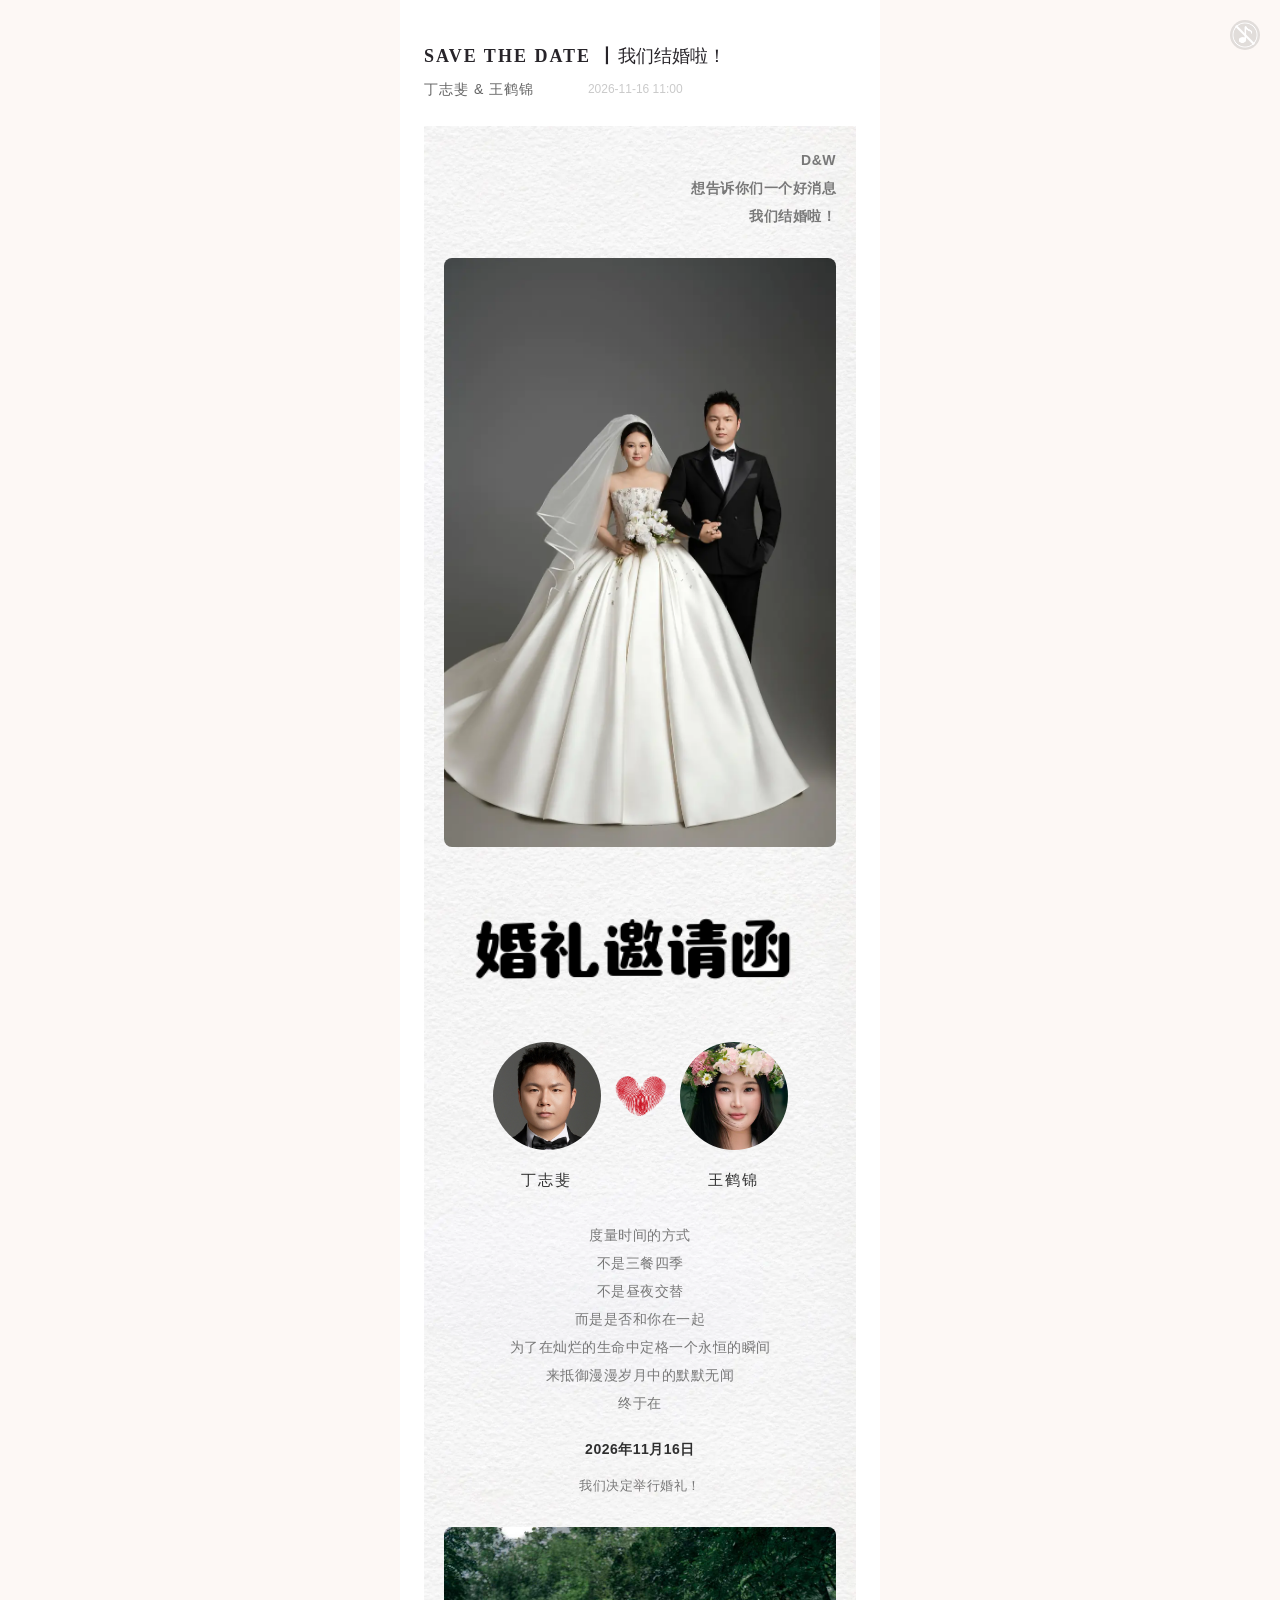
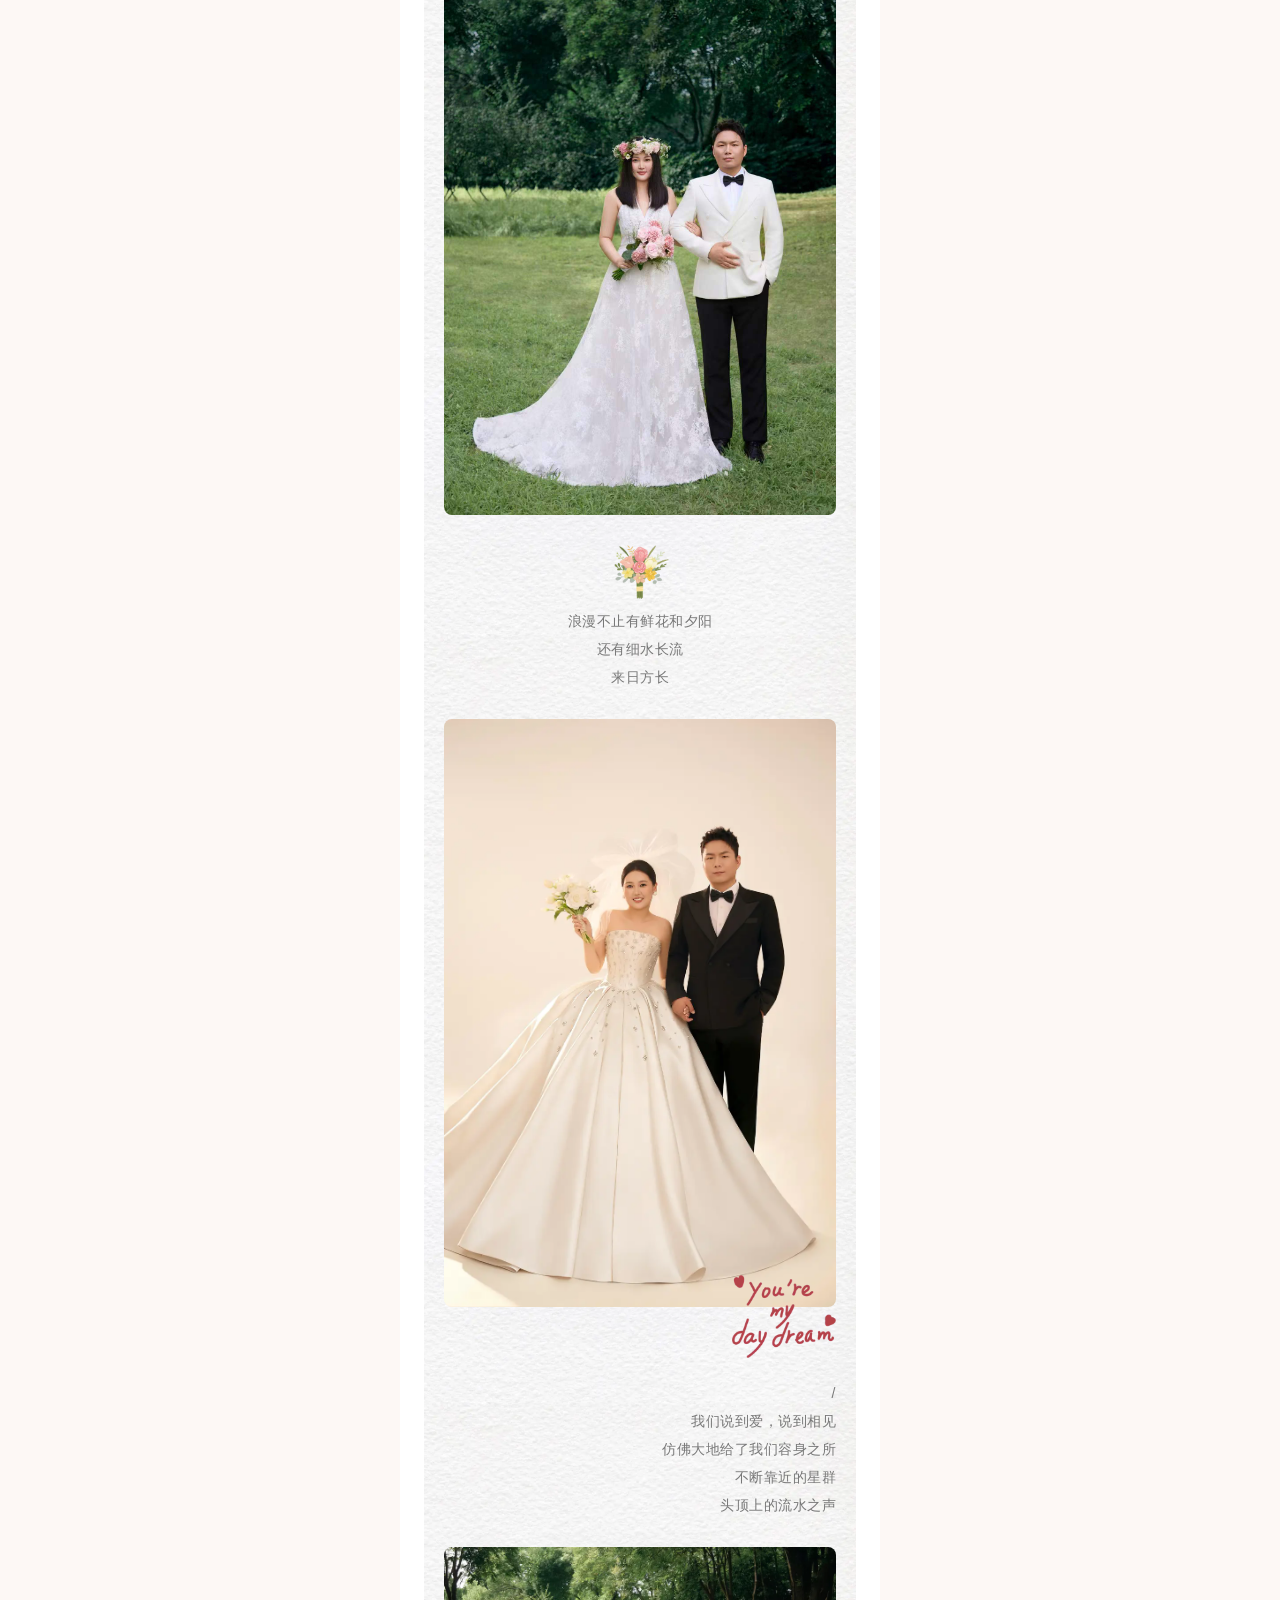
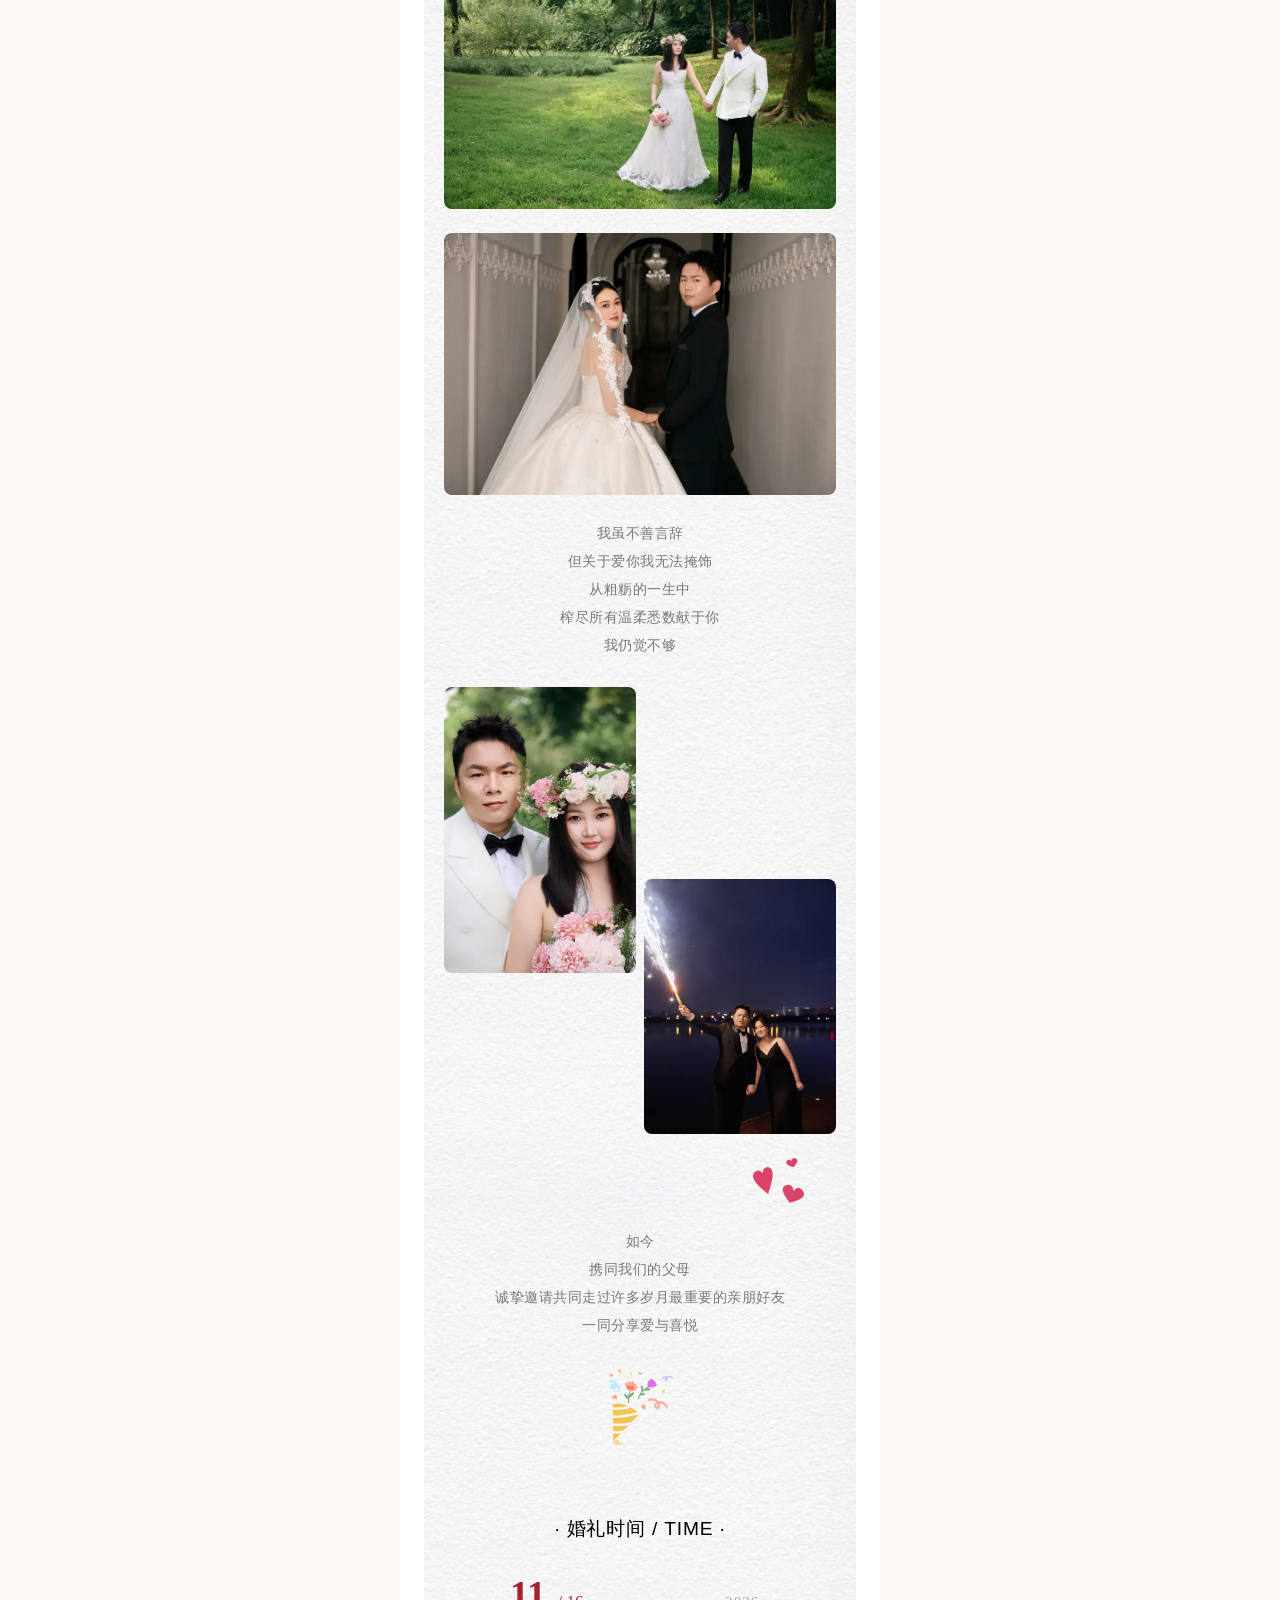
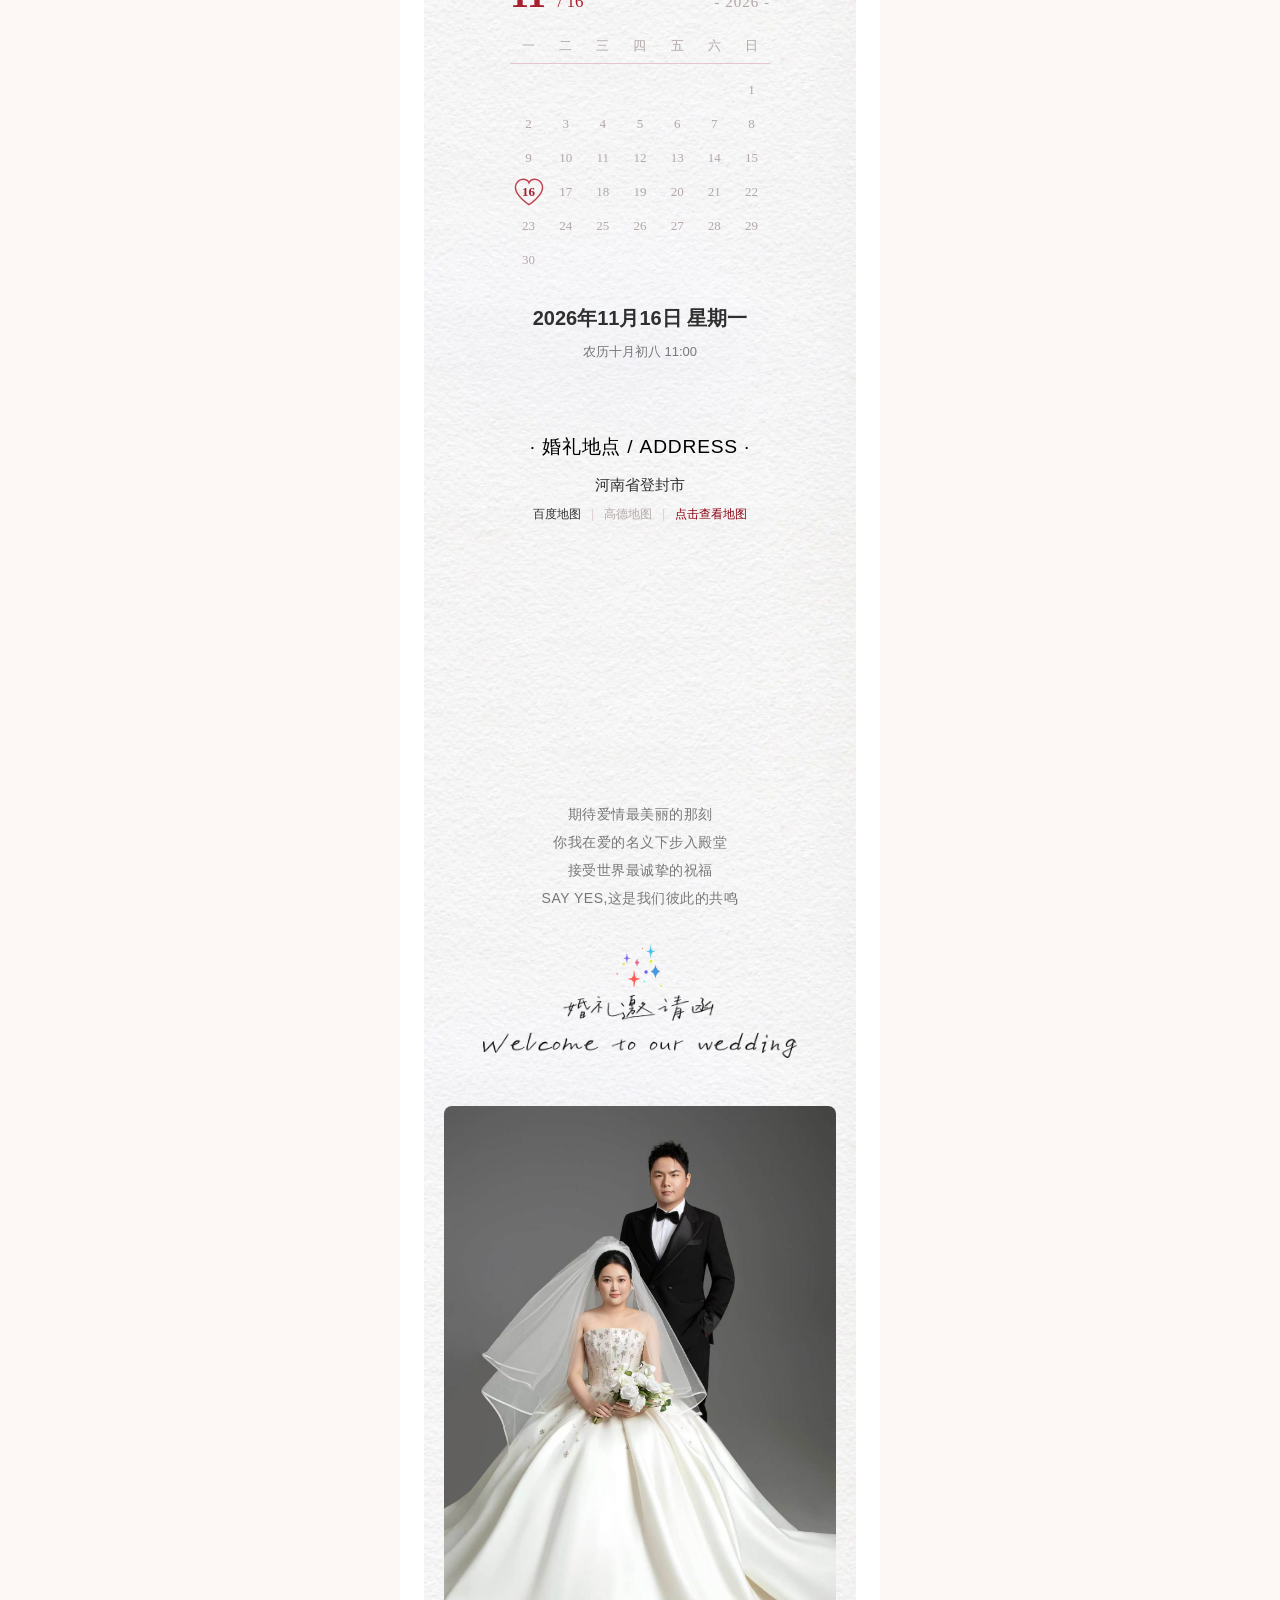
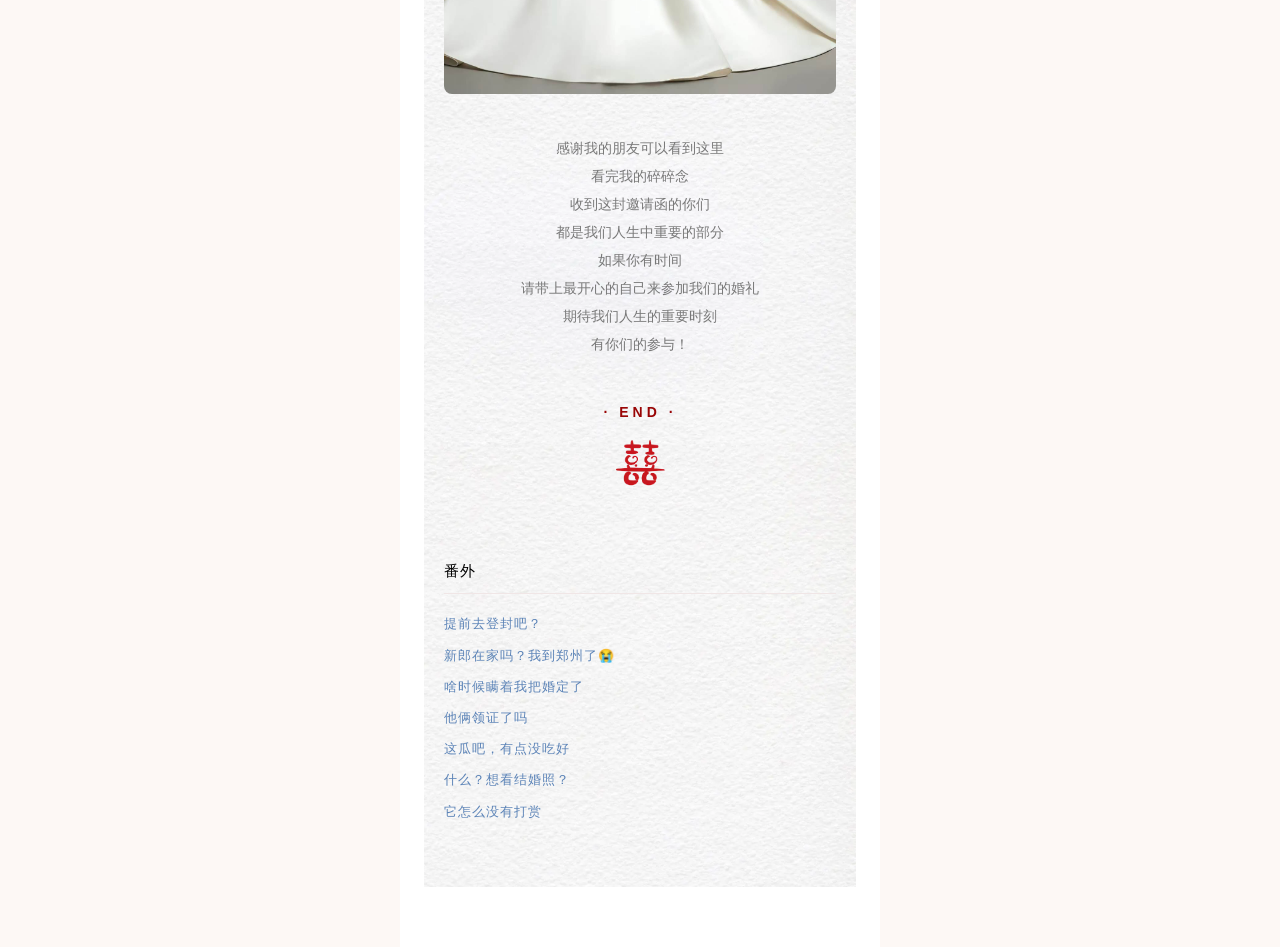
<file: index.html>
<!DOCTYPE html>
<html lang="zh-CN">
<head>
<meta charset="UTF-8">
<meta name="viewport" content="width=device-width, initial-scale=1.0, maximum-scale=1.0, user-scalable=no">
<title>丁志斐 & 王鹤锦的婚礼邀请</title>
<meta property="og:title" content="丁志斐 & 王鹤锦的婚礼邀请">
<meta property="og:description" content="2026年11月16日，诚挚邀请您见证我们的幸福">
<meta property="og:image" content="https://www.dingwangwedding.asia/assets/custom/photo1.jpg">
<meta property="og:url" content="https://www.dingwangwedding.asia/">
<link rel="icon" href="favicon.ico" sizes="any">
<style>
  * { margin: 0; padding: 0; box-sizing: border-box; }
  body {
    font-family: "PingFang SC", "Microsoft YaHei", sans-serif;
    background: #fdf8f5;
    color: #3a3a3a;
    line-height: 1.8;
    -webkit-font-smoothing: antialiased;
  }
  .page {
    max-width: 480px;
    margin: 0 auto;
    background: #fff;
    min-height: 100vh;
    padding: 40px 24px 60px;
    position: relative;
    overflow: hidden;
  }
  .flex-row { display: flex; flex-direction: row;}
  .body_bg { padding: 20px; background: url(/assets/base/bg.webp); background-size: contain; }
  .top-wrap1 { margin-bottom: 10px; font-size: 18px; }
  .top-en { font-family: Georgia, serif; font-weight: 600; letter-spacing: 2px; color: #272429;  }
  .top-cn { color: #272429; }
  .top-wrap2 { margin-bottom: 30px; }
  .top-names { font-size: 14px; color: #636363; letter-spacing: 1px; line-height: 14px;  }
  .top-date { font-size: 12px; color: #cacaca; line-height: 14px; }
  .divider { width: 100%; height: 1px; background: #e4e4e4; margin-bottom: 30px; }
  .photo { width: 100%; border-radius: 8px; margin-bottom: 24px; display: block; object-fit: cover; }
  .text-block { font-size: 14px; color: #787878; text-align: center; line-height: 2; margin-bottom: 28px; letter-spacing: 0.5px; }
  .text-block.dark { color: #2f2f2f; }
  .part-title { width: 100%; font-size:1.2rem; color:#000000;letter-spacing:0.05rem;line-height: 3rem; text-align: center; }
  .couple { display: flex; justify-content: center; align-items: center; gap: 20px; margin: 30px 0; }
  .couple .name { font-size: 18px; font-weight: 600; color: #2f2f2f; }
  .couple .heart { color: #e08a9e; font-size: 20px; }
  /* 新人头像 */
  .couple-avatars, .couple-names { display: flex; justify-content: center; align-items: center; gap: 14px; }
  .couple-avatars { margin: 8px 0 16px; }
  .couple-avatars .avatar { width: 108px; height: 108px; border-radius: 50%; object-fit: cover; display: block; }
  .couple-avatars .heart-img { width: 51px; height: 40px; display: block; }
  .couple-names { margin-bottom: 28px; }
  .couple-names .name { width: 108px; text-align: center; font-size: 15px; color: #2f2f2f; letter-spacing: 2px; }
  .couple-names .gap { width: 51px; }
  .date-section { text-align: center; margin: 36px 0; padding: 24px 0; }
  .date-main { font-size: 20px; font-weight: 600; color: #2f2f2f; margin-bottom: 4px; }
  .date-sub { font-size: 13px; color: #787878; }
  /* 婚礼日历 */
  .calendar { max-width: 260px; margin: 22px auto 26px; }
  .cal-head { display: flex; align-items: baseline; justify-content: space-between; margin-bottom: 18px; }
  .cal-month { font-family: Georgia, serif; font-weight: 700; font-size: 38px; line-height: 1; color: #a8202f; }
  .cal-month small { font-size: 17px; font-weight: 400; margin-left: 2px; }
  .cal-year { font-family: Georgia, serif; font-size: 15px; letter-spacing: 1px; color: #b3a7a7; }
  .cal-week, .cal-grid { display: grid; grid-template-columns: repeat(7, 1fr); }
  .cal-week { font-size: 13px; color: #b3a7a7; text-align: center; padding-bottom: 6px; border-bottom: 1px solid #e6c6cb; }
  .cal-grid { margin-top: 12px; row-gap: 6px; }
  .cal-day { position: relative; display: flex; align-items: center; justify-content: center; height: 28px; font-family: Georgia, serif; font-size: 13px; color: #b3a7a7; }
  .cal-day span { position: relative; }
  .cal-heart { position: absolute; width: 30px; height: 30px; }
  .cal-day.today { color: #a8202f; font-weight: 700; }
  .address { text-align: center; font-size: 15px; color: #2f2f2f; margin: 24px 0; }
  .address .label { display: block; font-size: 13px; color: #b58a95; margin-bottom: 4px; letter-spacing: 2px; }
  /* 地图切换（简洁文字版） */
  .map-tabs { display: flex; justify-content: center; align-items: center; gap: 10px; margin-top: 2px; font-size: 12px; }
  .map-tab { color: #b3a7a7; cursor: pointer; user-select: none; }
  .map-tab.active { color: #2f2f2f; cursor: default; pointer-events: none; }
  .map-sep { color: #e0d0d0; }
  .map-view-link { color: #8a0212; text-decoration: none; }
  .map-canvas { width: 80%; height: 240px; border-radius: 12px; margin: 10px 10%; }
  .rsvp { margin: 40px 0 20px; padding: 24px; }
  .rsvp-title { text-align: center; font-size: 15px; font-weight: 600; color: #8a0212; letter-spacing: 2px; margin-bottom: 20px; }
  .rsvp form { width: 90%; margin: 5%; }
  .rsvp input, .rsvp textarea { width: 100%; padding: 12px 16px; margin-bottom: 12px; border: 1px solid #e0d0d0; border-radius: 8px; font-size: 14px; background: transparent; outline: none; font-family: inherit; }
  .rsvp input:focus, .rsvp textarea:focus { border-color: #e08a9e; }
  .rsvp textarea { min-height: 5rem; resize: vertical; }
  .rsvp button { width: 100%; padding: 14px; background: #840404; color: #fff; border: 1px solid #ca9133; border-radius: 8px; font-size: 15px; letter-spacing: 2px; cursor: pointer; font-family: inherit; }
  .rsvp button:active { opacity: 0.9; }
  .rsvp button:disabled { opacity: 0.6; cursor: not-allowed; }
  .ending { text-align: center; font-size: 14px; color: #787878; line-height: 2; margin: 40px 0 20px; }
  .ending .heart { color: #e08a9e; font-size: 18px; display: block; margin: 16px 0; }
  .ending .end-mark { color: #990505; font-weight: 600; letter-spacing: 4px; margin-bottom: 12px; }
  /* 番外 */
  .reading { margin: 72px 0 40px; text-align: left; }
  .reading .part-title { text-align: left; font-size: 15px; line-height: 1.6; padding-bottom: 10px; border-bottom: 1px solid #f0e6e6; }
  .read-list { margin-top: 14px; }
  .read-item { display: block; font-size: 13px; color: #5b83b7; text-decoration: none; letter-spacing: 1px; line-height: 2.4; }
  .read-item:active { opacity: 0.7; }
  .text-right { text-align: right; }

  /* 音乐按钮 */
  .music-btn {
    position: fixed;
    top: 20px;
    right: 20px;
    width: 30px;
    height: 30px;
    padding: 1px;
    border-radius: 50%;
    background: rgba(145, 143, 143, 0.26);
    z-index: 9999;
    cursor: pointer;
    transition: background 0.3s;
  }
  .music-btn img {
    width: 28px;
    height: 28px;
  }
  .music-btn.paused::after {
    content: '';
    position: absolute;
    top: 50%;
    left: 50%;
    transform: translate(-50%, -50%) rotate(-45deg);
    width: 2px;
    height: 26px;
    background: white;
  }
  .music-btn:not(.paused) img {
    animation: rotate 3s linear infinite;
    animation-play-state: running;
  }
  @keyframes rotate {
    from { transform: rotate(0deg); }
    to { transform: rotate(360deg); }
  }
</style>
</head>
<body>
<div class="page">
  <div class="flex-row top-wrap1">
    <div class="top-en">SAVE THE DATE 丨</div>
    <div class="top-cn">我们结婚啦！</div>
  </div>
  <div class="flex-row top-wrap2">
    <div class="top-names">丁志斐 &amp; 王鹤锦&nbsp;&nbsp;&nbsp;&nbsp;&nbsp;&nbsp;&nbsp;&nbsp;&nbsp;&nbsp;&nbsp;</div>
    <div class="top-date">2026-11-16 11:00</div>
  </div>

  <div class="body_bg">
    <div class="text-block text-right" style="font-weight:bold;">D&amp;W<br/>想告诉你们一个好消息<br>我们结婚啦！</div>

    <img class="photo" src="assets/custom/photo9.jpg" alt="婚纱照">

    <img class="photo" src="assets/base/invitationText.png" alt="婚礼邀请函">

    <!-- 新人头像 -->
    <div class="couple-avatars">
      <img class="avatar" src="assets/custom/couple-groom.jpg" alt="丁志斐">
      <img class="heart-img" src="assets/base/couple-heart.webp" alt="❤">
      <img class="avatar" src="assets/custom/couple-bride.webp" alt="王鹤锦">
    </div>
    <div class="couple-names">
      <span class="name">丁志斐</span>
      <span class="gap"></span>
      <span class="name">王鹤锦</span>
    </div>
    <div class="text-block">
      度量时间的方式<br>
      不是三餐四季<br>
      不是昼夜交替<br>
      而是是否和你在一起<br>
      为了在灿烂的生命中定格一个永恒的瞬间<br>
      来抵御漫漫岁月中的默默无闻<br>
      终于在
    </div>
    <div class="text-block dark" style="margin-top: -10px; margin-bottom: 8px; font-weight: 600;">
      2026年11月16日
    </div>
    <div class="text-block dark">
      <span style="font-size:13px;color:#787878;">我们决定举行婚礼！</span>
    </div>
    <img class="photo" src="assets/custom/photo3.jpg" alt="婚纱照">
    <img class="photo" src="assets/base/flower.webp" style="width: 68px; margin: 0 auto;" />
    <div class="text-block">
      浪漫不止有鲜花和夕阳<br>
      还有细水长流<br>
      来日方长
    </div>
    <img class="photo" src="assets/custom/photo4.webp" alt="婚纱照">
    <div style="position: relative; height: 48px;">
      <img src="assets/base/dream.png" style="width: 104px; position: absolute; top: -56px; right: 0;" />
    </div>
    <div class="text-block text-right">
      /<br>
      我们说到爱，说到相见<br>
      仿佛大地给了我们容身之所<br>
      不断靠近的星群<br>
      头顶上的流水之声
    </div>
    <img class="photo" src="assets/custom/photo5.jpg" alt="婚纱照">
    <img class="photo" src="assets/custom/photo6.jpg" alt="婚纱照">
    <div class="text-block">
      我虽不善言辞<br>
      但关于爱你我无法掩饰<br>
      从粗粝的一生中<br>
      榨尽所有温柔悉数献于你<br>
      我仍觉不够
    </div>
    <div style="display: flex; flex-flow: row wrap; gap: 0.5rem;">
      <div style="flex: 1;">
        <img class="photo" src="assets/custom/photo7.jpg" alt="婚纱照"/>
      </div>
      <div style="flex: 1;">
        <img class="photo" src="assets/custom/photo8.jpg" alt="婚纱照" style="margin-top: 12rem;">
        <img class="photo" src="assets/base/leaf-heart.png" alt="" style="width: 51px; float: right; margin-right: 2rem;">
      </div>
    </div>


    <div class="text-block">
      如今<br>
      携同我们的父母<br>
      诚挚邀请共同走过许多岁月最重要的亲朋好友<br>
      一同分享爱与喜悦
    </div>
    <img class="photo" src="assets/base/flower2.png" style="width: 65px; margin: 0 auto;" />

    <div class="date-section">
      <div class="part-title">· 婚礼时间 / TIME ·</div>
      <div class="calendar">
        <div class="cal-head">
          <div class="cal-month">11 <small>/ 16</small></div>
          <div class="cal-year">- 2026 -</div>
        </div>
        <div class="cal-week">
          <span>一</span><span>二</span><span>三</span><span>四</span><span>五</span><span>六</span><span>日</span>
        </div>
        <div class="cal-grid">
          <div class="cal-day"></div><div class="cal-day"></div><div class="cal-day"></div><div class="cal-day"></div><div class="cal-day"></div><div class="cal-day"></div><div class="cal-day"><span>1</span></div>
          <div class="cal-day"><span>2</span></div><div class="cal-day"><span>3</span></div><div class="cal-day"><span>4</span></div><div class="cal-day"><span>5</span></div><div class="cal-day"><span>6</span></div><div class="cal-day"><span>7</span></div><div class="cal-day"><span>8</span></div>
          <div class="cal-day"><span>9</span></div><div class="cal-day"><span>10</span></div><div class="cal-day"><span>11</span></div><div class="cal-day"><span>12</span></div><div class="cal-day"><span>13</span></div><div class="cal-day"><span>14</span></div><div class="cal-day"><span>15</span></div>
          <div class="cal-day today">
            <svg class="cal-heart" viewBox="0 0 32 30" fill="none" stroke="#c0414f" stroke-width="1.6" aria-hidden="true">
              <path d="M16 28.5C16 28.5 1.5 19 1.5 10.2C1.5 5.6 5.2 1.5 9.8 1.5C12.7 1.5 15.1 3.1 16 5.2C16.9 3.1 19.3 1.5 22.2 1.5C26.8 1.5 30.5 5.6 30.5 10.2C30.5 19 16 28.5 16 28.5Z"/>
            </svg>
            <span>16</span>
          </div>
          <div class="cal-day"><span>17</span></div><div class="cal-day"><span>18</span></div><div class="cal-day"><span>19</span></div><div class="cal-day"><span>20</span></div><div class="cal-day"><span>21</span></div><div class="cal-day"><span>22</span></div>
          <div class="cal-day"><span>23</span></div><div class="cal-day"><span>24</span></div><div class="cal-day"><span>25</span></div><div class="cal-day"><span>26</span></div><div class="cal-day"><span>27</span></div><div class="cal-day"><span>28</span></div><div class="cal-day"><span>29</span></div>
          <div class="cal-day"><span>30</span></div>
        </div>
      </div>
      <div class="date-main">2026年11月16日 星期一</div>
      <div class="date-sub">农历十月初八 11:00</div>
    </div>

    <div class="address">
      <div class="part-title">· 婚礼地点 / ADDRESS ·</div>
      <div style="margin-bottom:6px;">河南省登封市</div>
      <div class="map-tabs">
        <span class="map-tab active" data-map="baidu">百度地图</span>
        <span class="map-sep">|</span>
        <span class="map-tab" data-map="amap">高德地图</span>
        <span class="map-sep">|</span>
        <a id="mapLink" class="map-view-link" href="http://api.map.baidu.com/marker?location=34.373851,112.908090&title=我的家&content=河南省登封市石道乡苗庄村三组&output=html">点击查看地图</a>
      </div>
      <div id="bmap" class="map-canvas"></div>
      <div id="amap" class="map-canvas" style="display:none;"></div>
    </div>

    <script src="https://api.map.baidu.com/api?type=webgl&v=1.0&ak=1PM8hNrn5RHsrx7BHgEou6dtqvCY0Pbf"></script>
    <script>
      // ===== 地图：百度 / 高德 双 Tab 切换 =====
      // 原始坐标为百度 BD-09（经度, 纬度）
      var MAP_LNG = 112.908090;
      var MAP_LAT = 34.373851;
      var MAP_ADDR = '河南省登封市石道乡苗庄村三组';

      // 高德开放平台 Key（Web端 JS API），申请：https://console.amap.com/dev/key/app
      var AMAP_KEY = 'd4ea132ab701a7e9a23f96ef0ee2934e';
      // 若 Key 绑定了安全密钥（2021-12 后申请的默认绑定），在此填入
      var AMAP_SECURITY_CODE = '4b864491a1dd4578704e31510c44a407';

      // BD-09 转 GCJ-02（高德坐标系）
      function bdToGcj(bdLng, bdLat) {
        var xPI = 3.14159265358979324 * 3000.0 / 180.0;
        var x = bdLng - 0.0065, y = bdLat - 0.006;
        var z = Math.sqrt(x * x + y * y) - 0.00002 * Math.sin(y * xPI);
        var theta = Math.atan2(y, x) - 0.000003 * Math.cos(x * xPI);
        return [z * Math.cos(theta), z * Math.sin(theta)];
      }
      var GCJ = bdToGcj(MAP_LNG, MAP_LAT);

      var BAIDU_LINK = 'http://api.map.baidu.com/marker?location=' + MAP_LAT + ',' + MAP_LNG + '&title=我的家&content=' + encodeURIComponent(MAP_ADDR) + '&output=html';
      var AMAP_LINK = 'https://uri.amap.com/marker?position=' + GCJ[0].toFixed(6) + ',' + GCJ[1].toFixed(6) + '&name=' + encodeURIComponent(MAP_ADDR) + '&coordinate=gaode&callnative=1';

      var mapLink = document.getElementById('mapLink');
      var mapTabs = document.querySelectorAll('.map-tab');
      var mapInited = { baidu: false, amap: false };

      function amapHint(text) {
        document.getElementById('amap').innerHTML =
          '<div style="display:flex;align-items:center;justify-content:center;height:100%;background:#fdf8f5;color:#b3a7a7;font-size:13px;">' + text + '</div>';
      }

      function loadAmapScript(cb) {
        if (window.AMap) return cb();
        if (!AMAP_KEY) { amapHint('高德地图 Key 未配置'); return; }
        if (AMAP_SECURITY_CODE) window._AMapSecurityConfig = { securityJsCode: AMAP_SECURITY_CODE };
        var s = document.createElement('script');
        s.src = 'https://webapi.amap.com/maps?v=2.0&key=' + AMAP_KEY;
        s.onload = cb;
        s.onerror = function () { amapHint('高德地图加载失败'); };
        document.head.appendChild(s);
      }

      function initBaidu() {
        if (mapInited.baidu || !window.BMapGL) return;
        mapInited.baidu = true;
        var bmap = new BMapGL.Map('bmap');
        var point = new BMapGL.Point(MAP_LNG, MAP_LAT);
        bmap.centerAndZoom(point, 16);
        bmap.addOverlay(new BMapGL.Marker(point));
        bmap.enableScrollWheelZoom(false);
      }

      function initAmap() {
        if (mapInited.amap) return;
        loadAmapScript(function () {
          mapInited.amap = true;
          var amap = new AMap.Map('amap', { zoom: 16, center: GCJ, viewMode: '2D' });
          amap.add(new AMap.Marker({ position: GCJ }));
        });
      }

      function switchMap(type) {
        mapTabs.forEach(function (tab) {
          tab.classList.toggle('active', tab.dataset.map === type);
        });
        document.getElementById('bmap').style.display = type === 'baidu' ? '' : 'none';
        document.getElementById('amap').style.display = type === 'amap' ? '' : 'none';
        mapLink.href = type === 'baidu' ? BAIDU_LINK : AMAP_LINK;
        if (type === 'baidu') initBaidu();
        else initAmap();
      }

      mapTabs.forEach(function (tab) {
        tab.addEventListener('click', function () { switchMap(tab.dataset.map); });
      });

      initBaidu(); // 默认展示百度地图
    </script>
    <div class="text-block">
      期待爱情最美丽的那刻<br>
      你我在爱的名义下步入殿堂<br>
      接受世界最诚挚的祝福<br>
      SAY&nbsp;YES,这是我们彼此的共鸣
    </div>
    <img class="photo" src="assets/base/stars.png" alt="婚礼邀请函" style="width: 55px; margin: 0 auto;">
    <div class="rsvp" style="display:none">
      <div class="part-title">· 宾客回执 ·</div>
      <div id="rsvp-success" style="display:none; color:#8a0212; text-align:center; padding:10px; font-size:14px;">提交成功，感谢您的参与！</div>
      <div id="rsvp-error" style="display:none; color:#d32f2f; text-align:center; padding:10px; font-size:14px;"></div>

      <form id="rsvp-form">
        <input type="text" name="guestName" placeholder="您的姓名" required>
        <textarea name="guestMsg" placeholder="您对新郎新娘的祝福语：新婚快乐！" required></textarea>
        <button type="submit">提交</button>
      </form>
    </div>
    <img class="photo" src="assets/base/invitationText2.png" alt="婚礼邀请函" style="width: 80%; margin: 0 auto 3rem;">
    <img class="photo" src="assets/custom/photo2.jpg" alt="婚纱照">

    <div class="ending">
      感谢我的朋友可以看到这里<br>
      看完我的碎碎念<br>
      收到这封邀请函的你们<br>
      都是我们人生中重要的部分<br>
      如果你有时间<br>
      请带上最开心的自己来参加我们的婚礼<br>
      期待我们人生的重要时刻<br>
      有你们的参与！
    </div>
    <div class="ending">
      <div class="end-mark">· END ·</div>
      <img class="photo" src="assets/base/xi.png" style="width: 49px; margin: 0 auto;" />
    </div>

    <!-- 番外 -->
    <div class="reading">
      <div class="part-title">番外</div>
      <div class="read-list">
        <a class="read-item" href="extras/dengfeng.html">提前去登封吧？</a>
        <a class="read-item" href="extras/arrival.html">新郎在家吗？我到郑州了😭</a>
        <a class="read-item" href="extras/engagement.html">啥时候瞒着我把婚定了</a>
        <a class="read-item" href="extras/marriage.html">他俩领证了吗</a>
        <a class="read-item" href="extras/gossip.html">这瓜吧，有点没吃好</a>
        <a class="read-item" href="extras/photos.html">什么？想看结婚照？</a>
        <a class="read-item" href="extras/no-tips.html">它怎么没有打赏</a>
      </div>
    </div>
  </div>
</div>

<!-- 悬浮音乐按钮 -->
<div class="music-btn paused" id="musicBtn">
  <img src="assets/base/audio.png" alt="music">
</div>
<audio src="assets/base/bg.mp3" id="music" loop></audio>

<script>
  // ===== 音乐控制 =====
  var music = document.getElementById('music');
  var musicBtn = document.getElementById('musicBtn');
  var isPlaying = false;

  function playMusic() {
    music.play().then(function () {
      musicBtn.classList.remove('paused');
      isPlaying = true;
    }).catch(function () {});
  }

  function pauseMusic() {
    music.pause();
    musicBtn.classList.add('paused');
    isPlaying = false;
  }

  musicBtn.addEventListener('click', function () {
    if (isPlaying) {
      pauseMusic();
    } else {
      playMusic();
    }
  });

  // 默认自动播放；若被浏览器策略拦截，则在用户首次交互时补播
  playMusic();
  var musicUnlocked = false;
  function unlockMusic() {
    if (musicUnlocked) return;
    musicUnlocked = true;
    if (music.paused) playMusic();
  }
  ['pointerdown', 'mousedown', 'touchstart', 'click', 'keydown'].forEach(function (evt) {
    document.addEventListener(evt, unlockMusic, { capture: true, passive: true });
  });

  // ===== 自动下滑（顺滑版） =====
  var autoScrollActive = true;
  var userInteracted = false;
  var scrollSpeed = 1.2; // 每帧滑动的像素数，调大就更快

  function autoScroll() {
    if (!autoScrollActive || userInteracted) return;

    var totalHeight = document.body.scrollHeight - window.innerHeight;
    if (window.scrollY >= totalHeight - 2) {
      autoScrollActive = false;
      return;
    }

    window.scrollBy(0, scrollSpeed);
    requestAnimationFrame(autoScroll);
  }

  ['touchstart', 'mousedown', 'wheel', 'keydown'].forEach(function (evt) {
    document.addEventListener(evt, function (e) {
      if (musicBtn.contains(e.target)) return;
      userInteracted = true;
      autoScrollActive = false;
    }, { passive: true });
  });

  window.addEventListener('load', function () {
    setTimeout(function () {
      requestAnimationFrame(autoScroll);
    }, 1500);
  });

  // ===== 回执表单 =====
  document.getElementById('rsvp-form').addEventListener('submit', async function (e) {
    e.preventDefault();

    const form = e.target;
    const btn = form.querySelector('button');
    const success = document.getElementById('rsvp-success');
    const error = document.getElementById('rsvp-error');

    btn.disabled = true;
    btn.textContent = '提交中...';
    success.style.display = 'none';
    error.style.display = 'none';

    try {
      const res = await fetch('/submit', {
        method: 'POST',
        body: new FormData(form)
      });
      const data = await res.json();

      if (data.ok) {
        success.style.display = 'block';
        form.reset();
        btn.textContent = '已提交';
      } else {
        throw new Error('提交失败');
      }
    } catch (err) {
      error.textContent = '提交失败，请稍后再试';
      error.style.display = 'block';
      btn.disabled = false;
      btn.textContent = '提交';
    }
  });
</script>
</body>
</html>
</file>
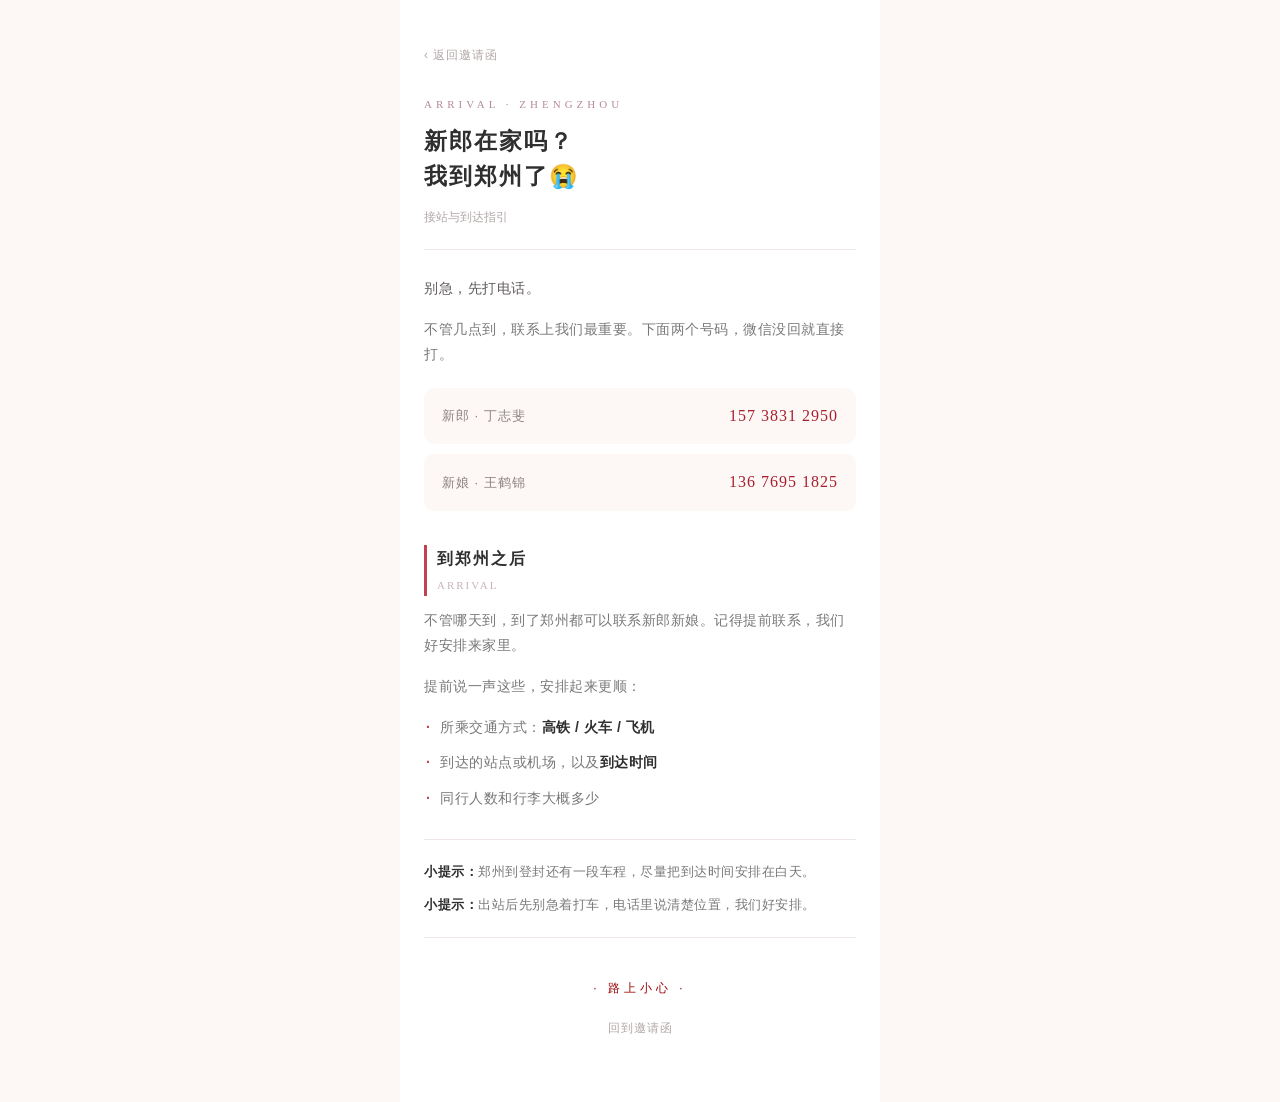
<file: extras/arrival.html>
<!DOCTYPE html>
<html lang="zh-CN">
<head>
<meta charset="UTF-8">
<meta name="viewport" content="width=device-width, initial-scale=1.0, maximum-scale=1.0, user-scalable=no">
<title>新郎在家吗？我到郑州了｜丁志斐 & 王鹤锦的婚礼</title>
<link rel="icon" href="../favicon.ico" sizes="any">
<link rel="stylesheet" href="extras.css">
</head>
<body>
<div class="page">
  <a class="back" href="../index.html">‹ 返回邀请函</a>

  <div class="kicker">ARRIVAL · ZHENGZHOU</div>
  <h1>新郎在家吗？<br>我到郑州了😭</h1>
  <div class="meta">接站与到达指引</div>

  <p class="lead">别急，先打电话。</p>
  <p>不管几点到，联系上我们最重要。下面两个号码，微信没回就直接打。</p>

  <div class="phone-list">
    <a class="phone" href="tel:15738312950">
      <span class="who">新郎 · 丁志斐</span>
      <span class="num">157 3831 2950</span>
    </a>
    <a class="phone" href="tel:13676951825">
      <span class="who">新娘 · 王鹤锦</span>
      <span class="num">136 7695 1825</span>
    </a>
  </div>

  <h2>到郑州之后<span>ARRIVAL</span></h2>
  <p>不管哪天到，到了郑州都可以联系新郎新娘。记得提前联系，我们好安排来家里。</p>
  <p>提前说一声这些，安排起来更顺：</p>
  <ul>
    <li>所乘交通方式：<b>高铁 / 火车 / 飞机</b></li>
    <li>到达的站点或机场，以及<b>到达时间</b></li>
    <li>同行人数和行李大概多少</li>
  </ul>

  <div class="tips">
    <p><b style="color:#2f2f2f;">小提示：</b>郑州到登封还有一段车程，尽量把到达时间安排在白天。</p>
    <p><b style="color:#2f2f2f;">小提示：</b>出站后先别急着打车，电话里说清楚位置，我们好安排。</p>
  </div>

  <div class="footer">
    <div class="end-mark">· 路上小心 ·</div>
    <a href="../index.html">回到邀请函</a>
  </div>
</div>
</body>
</html>
</file>
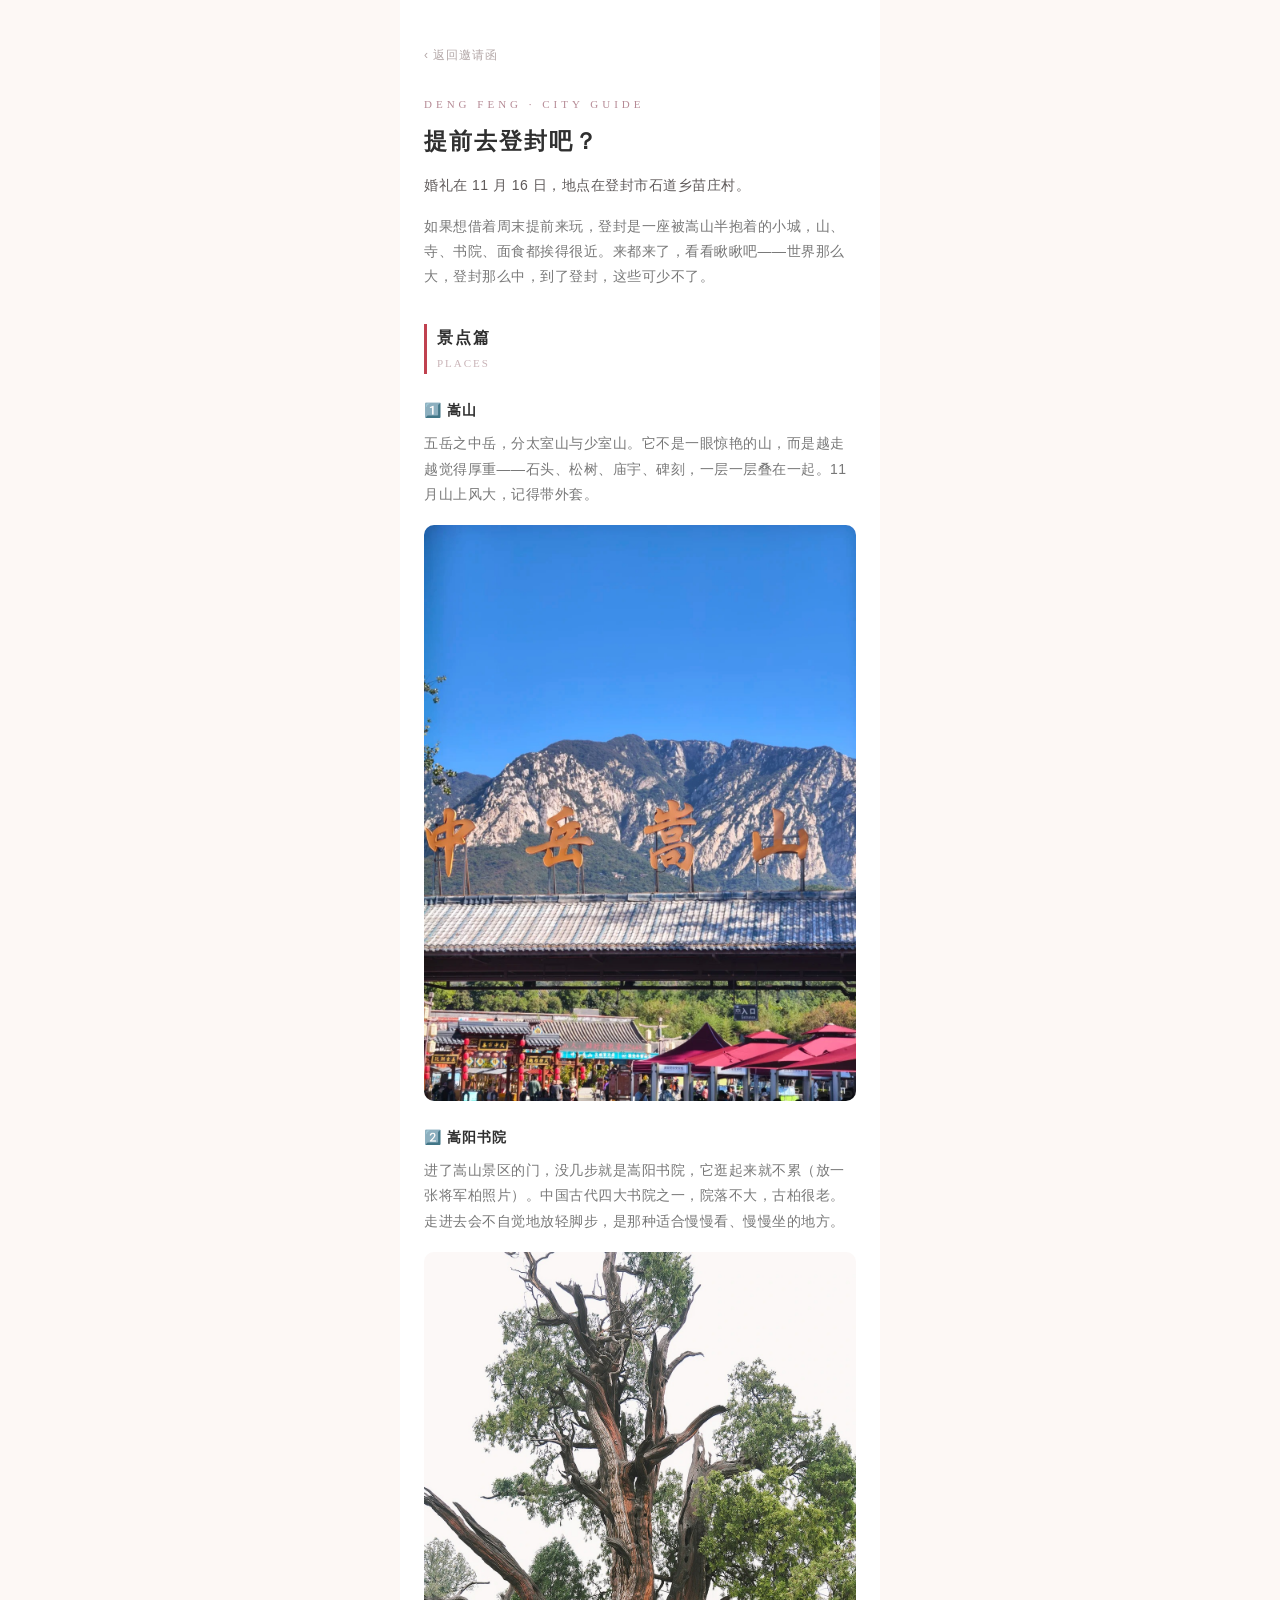
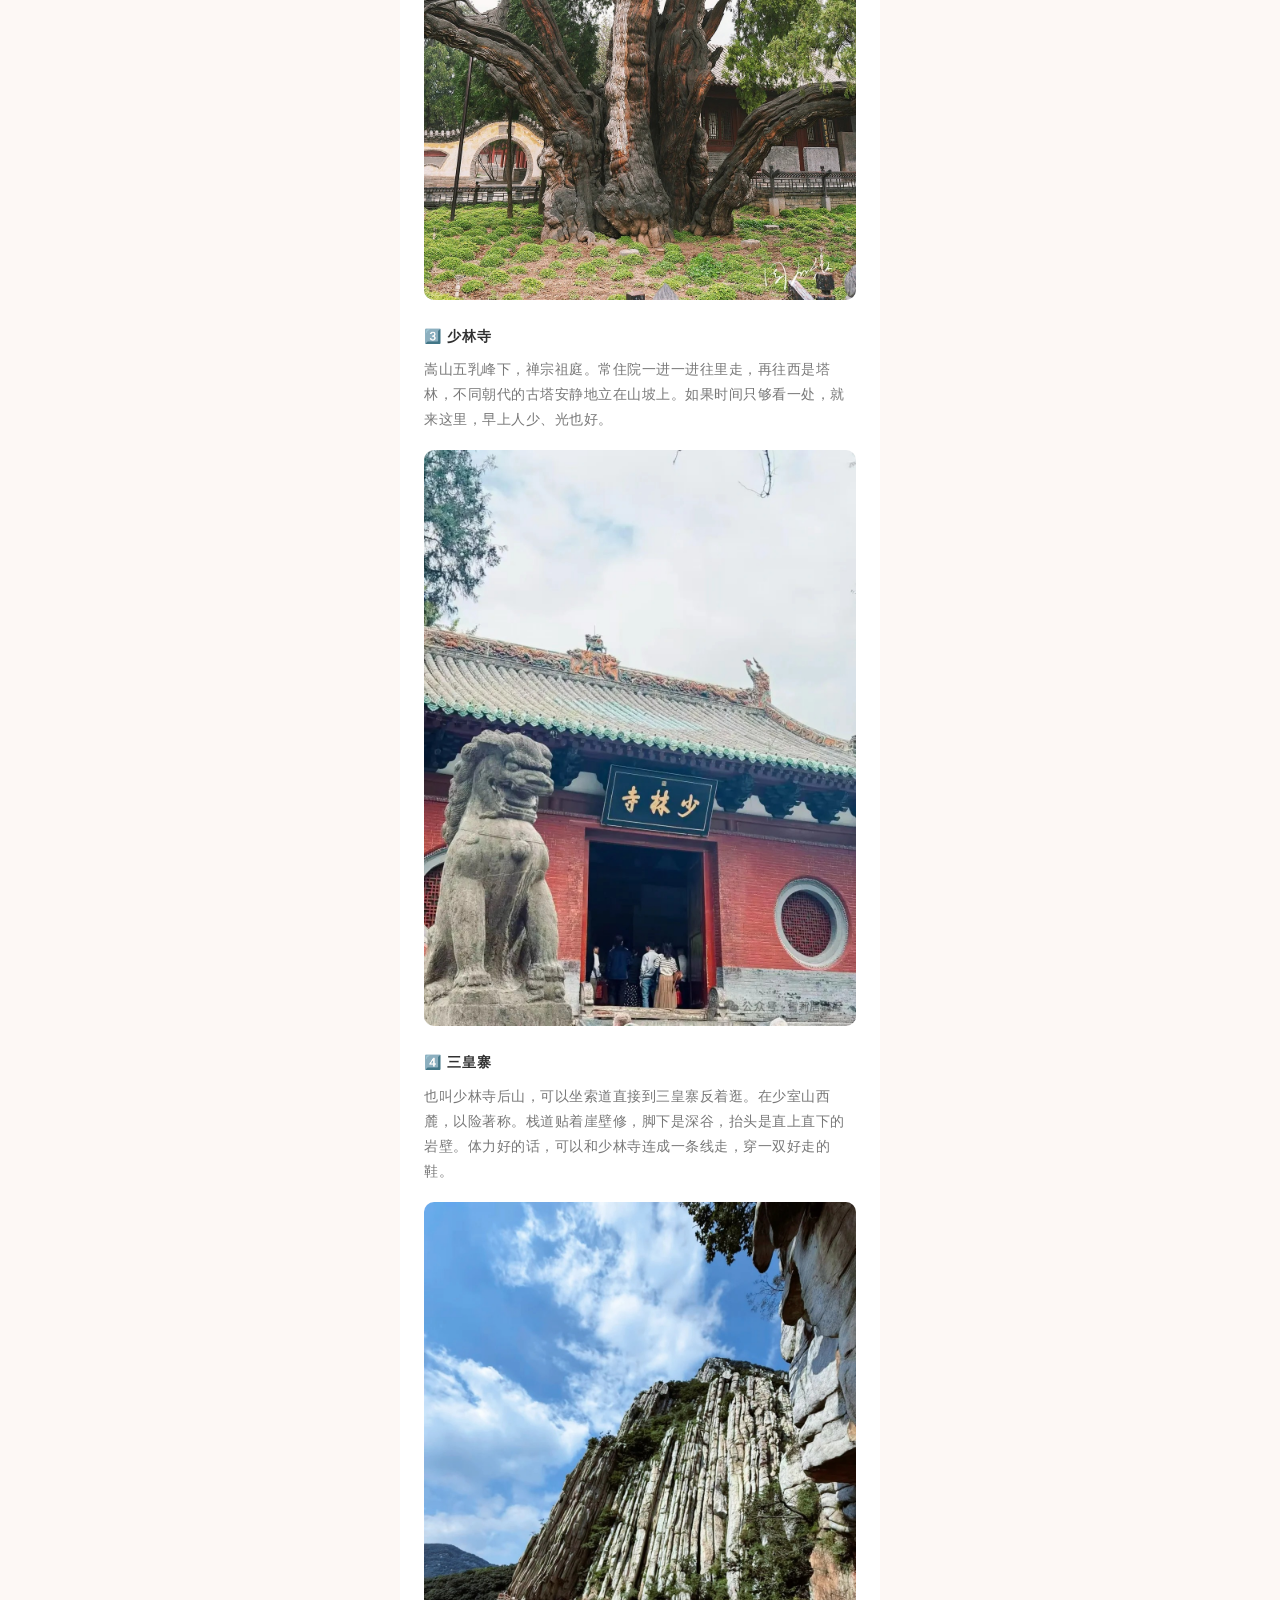
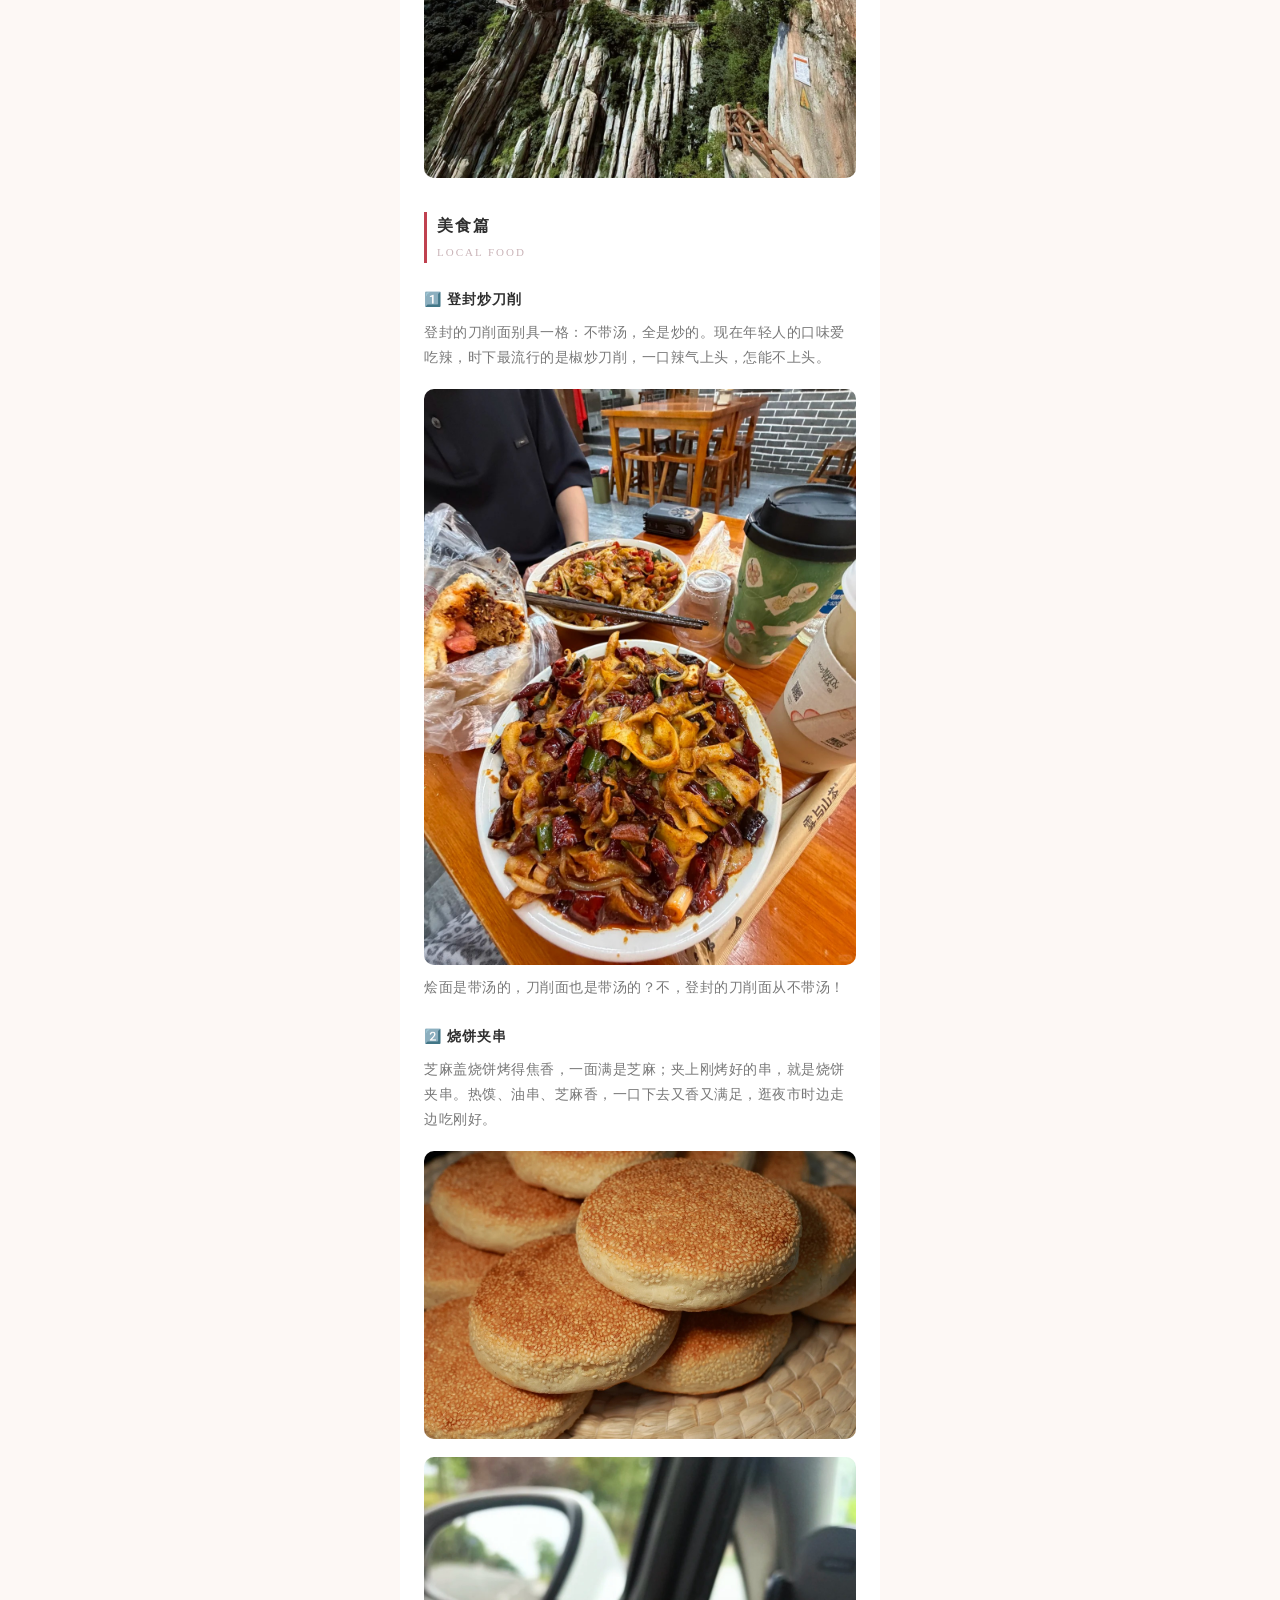
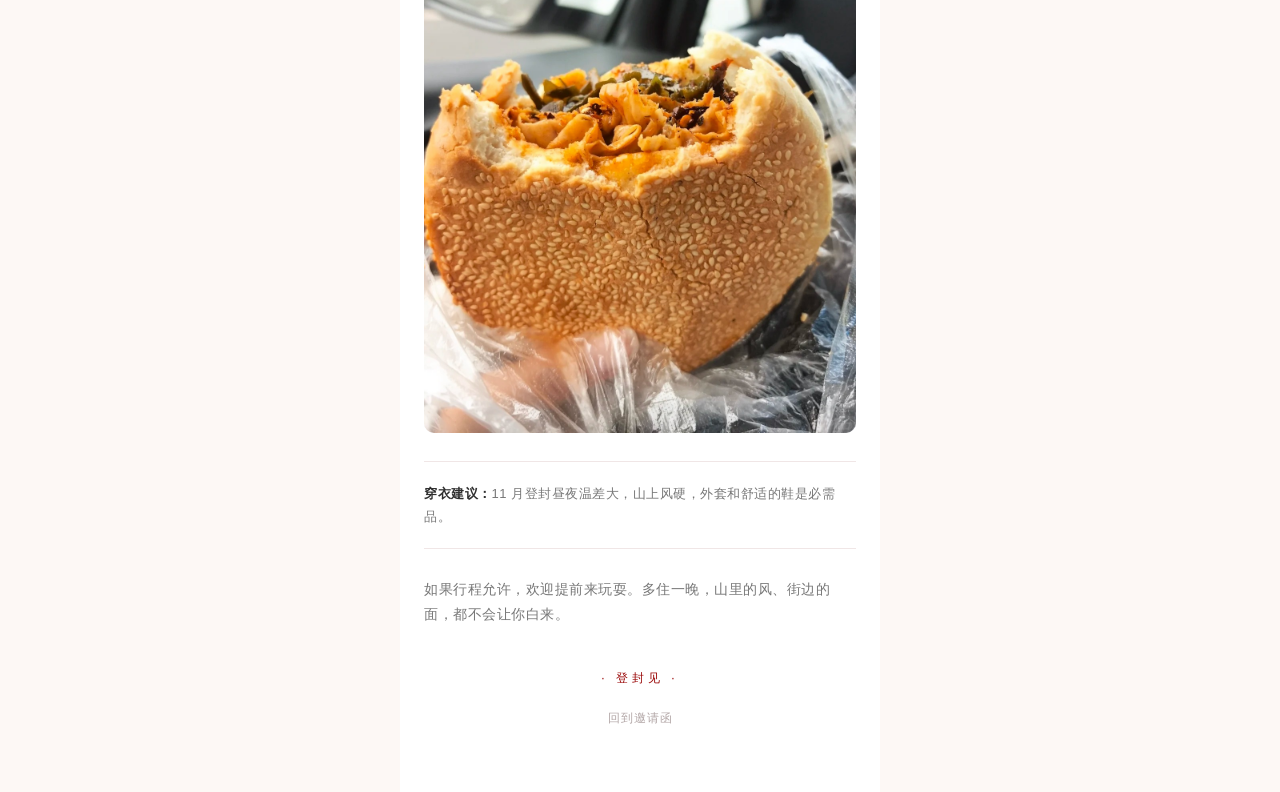
<file: extras/dengfeng.html>
<!DOCTYPE html>
<html lang="zh-CN">
<head>
<meta charset="UTF-8">
<meta name="viewport" content="width=device-width, initial-scale=1.0, maximum-scale=1.0, user-scalable=no">
<title>提前去登封吧？｜丁志斐 & 王鹤锦的婚礼</title>
<link rel="icon" href="../favicon.ico" sizes="any">
<link rel="stylesheet" href="extras.css">
</head>
<body>
<div class="page">
  <a class="back" href="../index.html">‹ 返回邀请函</a>

  <div class="kicker">DENG FENG · CITY GUIDE</div>
  <h1>提前去登封吧？</h1>

  <p class="lead">婚礼在 11 月 16 日，地点在登封市石道乡苗庄村。</p>
  <p>如果想借着周末提前来玩，登封是一座被嵩山半抱着的小城，山、寺、书院、面食都挨得很近。来都来了，看看瞅瞅吧——世界那么大，登封那么中，到了登封，这些可少不了。</p>

  <h2>景点篇<span>PLACES</span></h2>

  <h3>1️⃣ 嵩山</h3>
  <p>五岳之中岳，分太室山与少室山。它不是一眼惊艳的山，而是越走越觉得厚重——石头、松树、庙宇、碑刻，一层一层叠在一起。11 月山上风大，记得带外套。</p>
  <img class="photo" src="../assets/custom/shan.jpg" alt="嵩山">

  <h3>2️⃣ 嵩阳书院</h3>
  <p>进了嵩山景区的门，没几步就是嵩阳书院，它逛起来就不累（放一张将军柏照片）。中国古代四大书院之一，院落不大，古柏很老。走进去会不自觉地放轻脚步，是那种适合慢慢看、慢慢坐的地方。</p>
  <img class="photo" src="../assets/custom/songyang.jpg" alt="嵩阳书院">

  <h3>3️⃣ 少林寺</h3>
  <p>嵩山五乳峰下，禅宗祖庭。常住院一进一进往里走，再往西是塔林，不同朝代的古塔安静地立在山坡上。如果时间只够看一处，就来这里，早上人少、光也好。</p>
  <img class="photo" src="../assets/custom/shaolin.jpg" alt="少林寺">

  <h3>4️⃣ 三皇寨</h3>
  <p>也叫少林寺后山，可以坐索道直接到三皇寨反着逛。在少室山西麓，以险著称。栈道贴着崖壁修，脚下是深谷，抬头是直上直下的岩壁。体力好的话，可以和少林寺连成一条线走，穿一双好走的鞋。</p>
  <img class="photo" src="../assets/custom/sanhuang.jpg" alt="三皇寨">

  <h2>美食篇<span>LOCAL FOOD</span></h2>

  <h3>1️⃣ 登封炒刀削</h3>
  <p>登封的刀削面别具一格：不带汤，全是炒的。现在年轻人的口味爱吃辣，时下最流行的是椒炒刀削，一口辣气上头，怎能不上头。</p>
  <img class="photo" src="../assets/custom/daoxiao.jpg" alt="焦炒刀削">
  <p>烩面是带汤的，刀削面也是带汤的？不，登封的刀削面从不带汤！</p>

  <h3>2️⃣ 烧饼夹串</h3>
  <p>芝麻盖烧饼烤得焦香，一面满是芝麻；夹上刚烤好的串，就是烧饼夹串。热馍、油串、芝麻香，一口下去又香又满足，逛夜市时边走边吃刚好。</p>
  <img class="photo" src="../assets/custom/bing3.jpg" alt="烧饼夹串">
  <img class="photo" src="../assets/custom/bing.jpg" alt="烧饼夹串">

  <div class="tips">
    <p><b style="color:#2f2f2f;">穿衣建议：</b>11 月登封昼夜温差大，山上风硬，外套和舒适的鞋是必需品。</p>
  </div>

  <p>如果行程允许，欢迎提前来玩耍。多住一晚，山里的风、街边的面，都不会让你白来。</p>

  <div class="footer">
    <div class="end-mark">· 登封见 ·</div>
    <a href="../index.html">回到邀请函</a>
  </div>
</div>
</body>
</html>
</file>
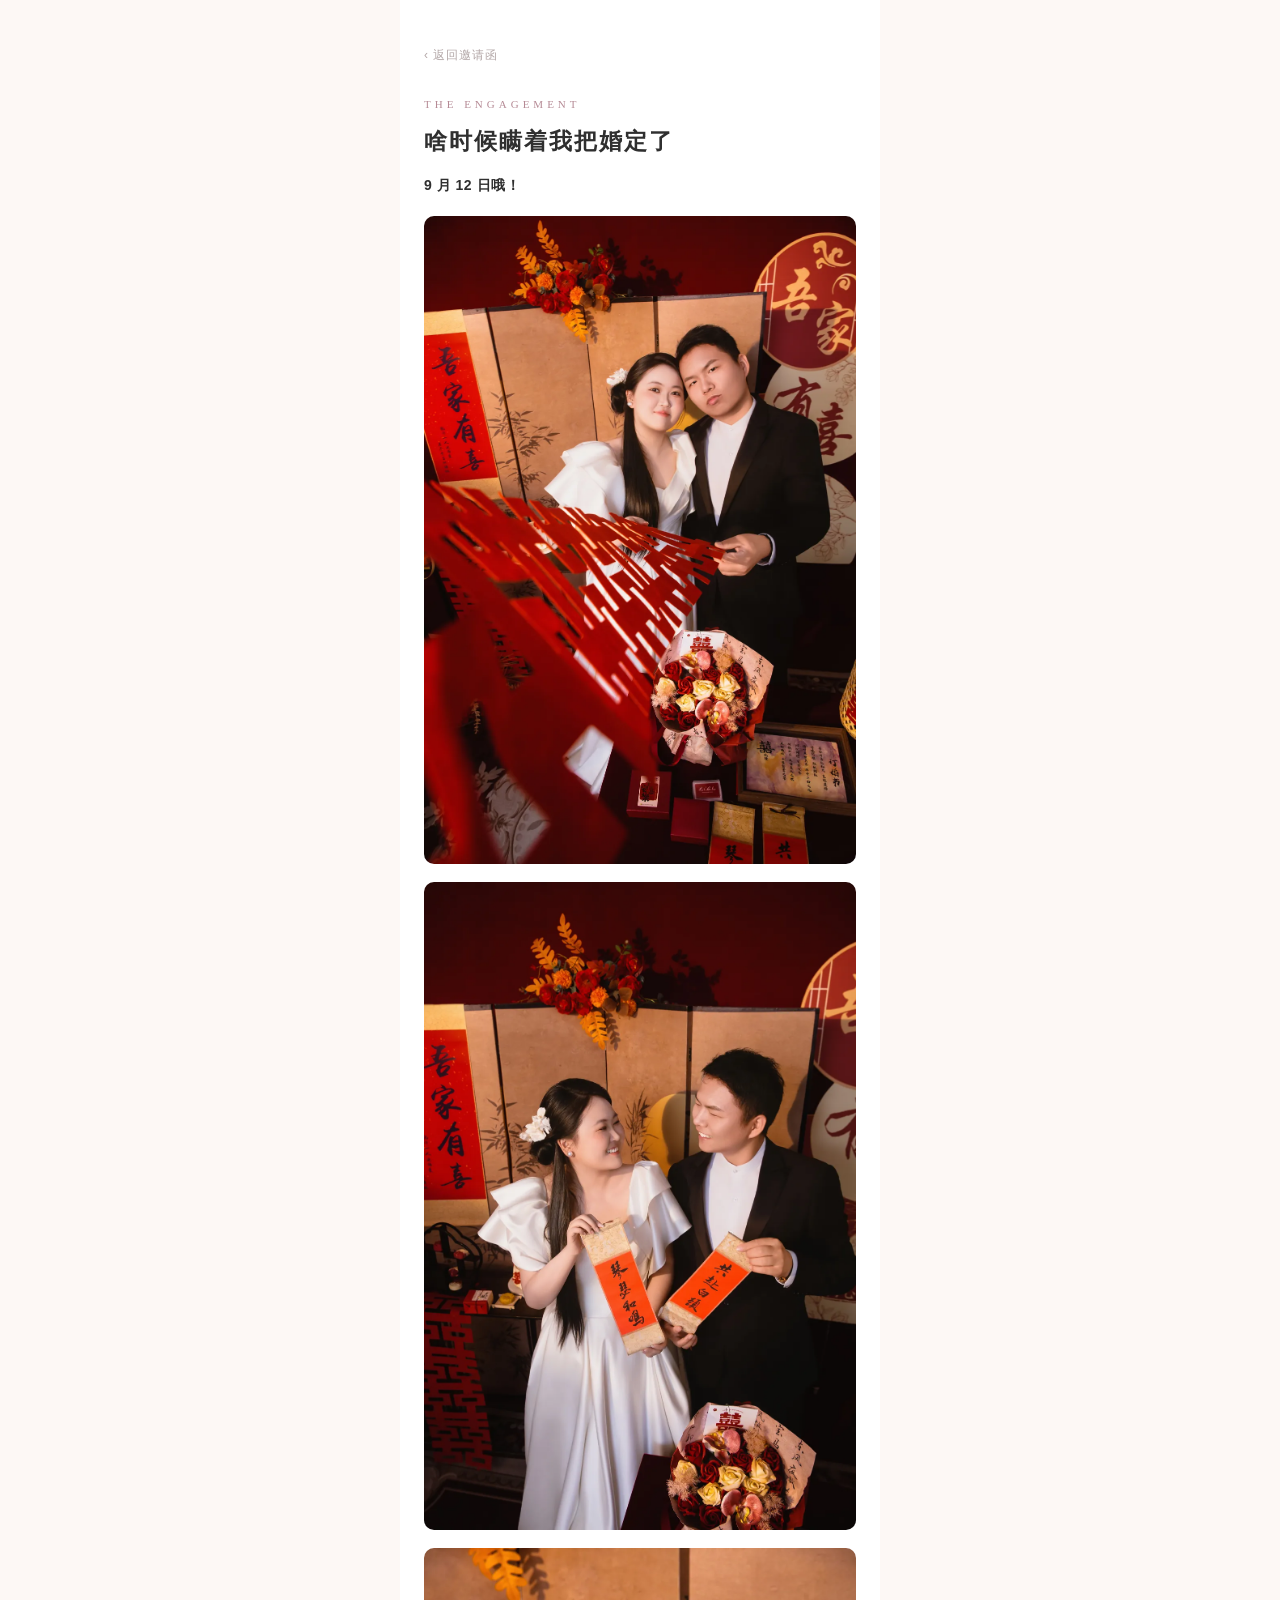
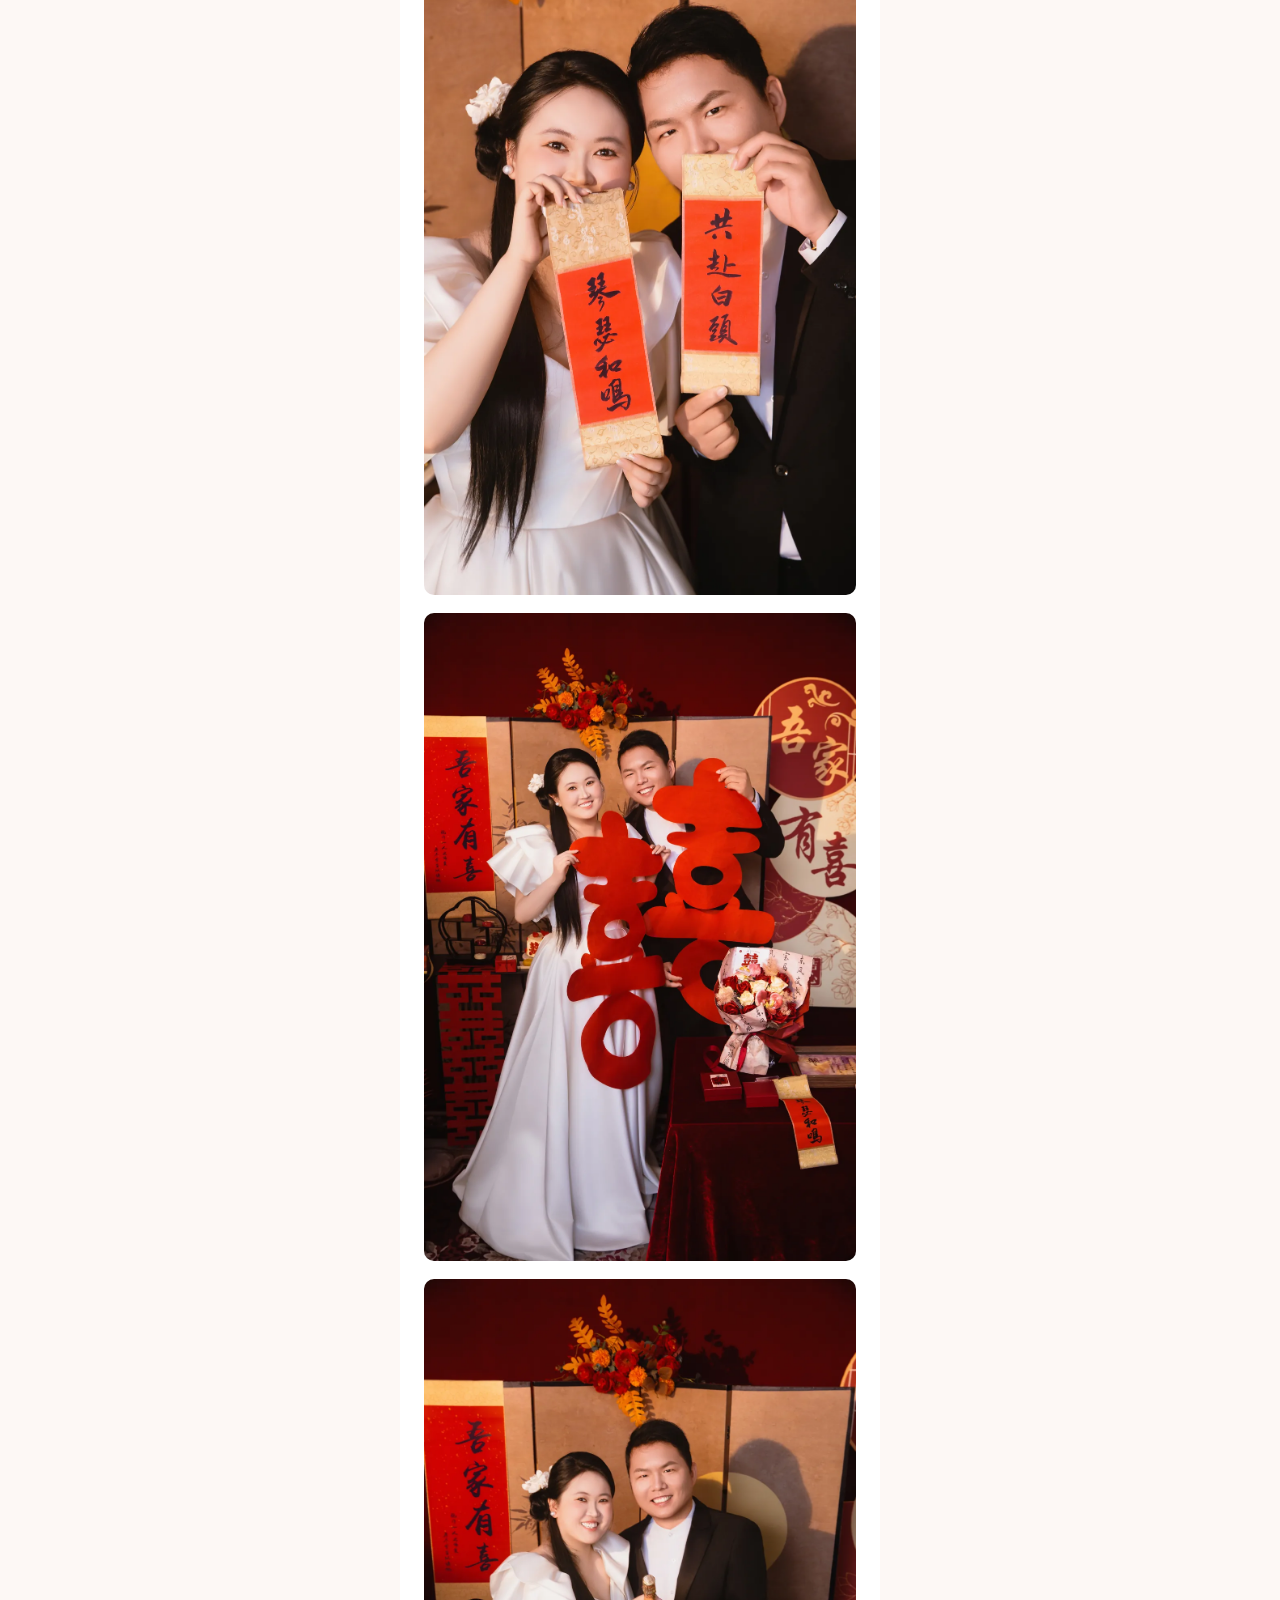
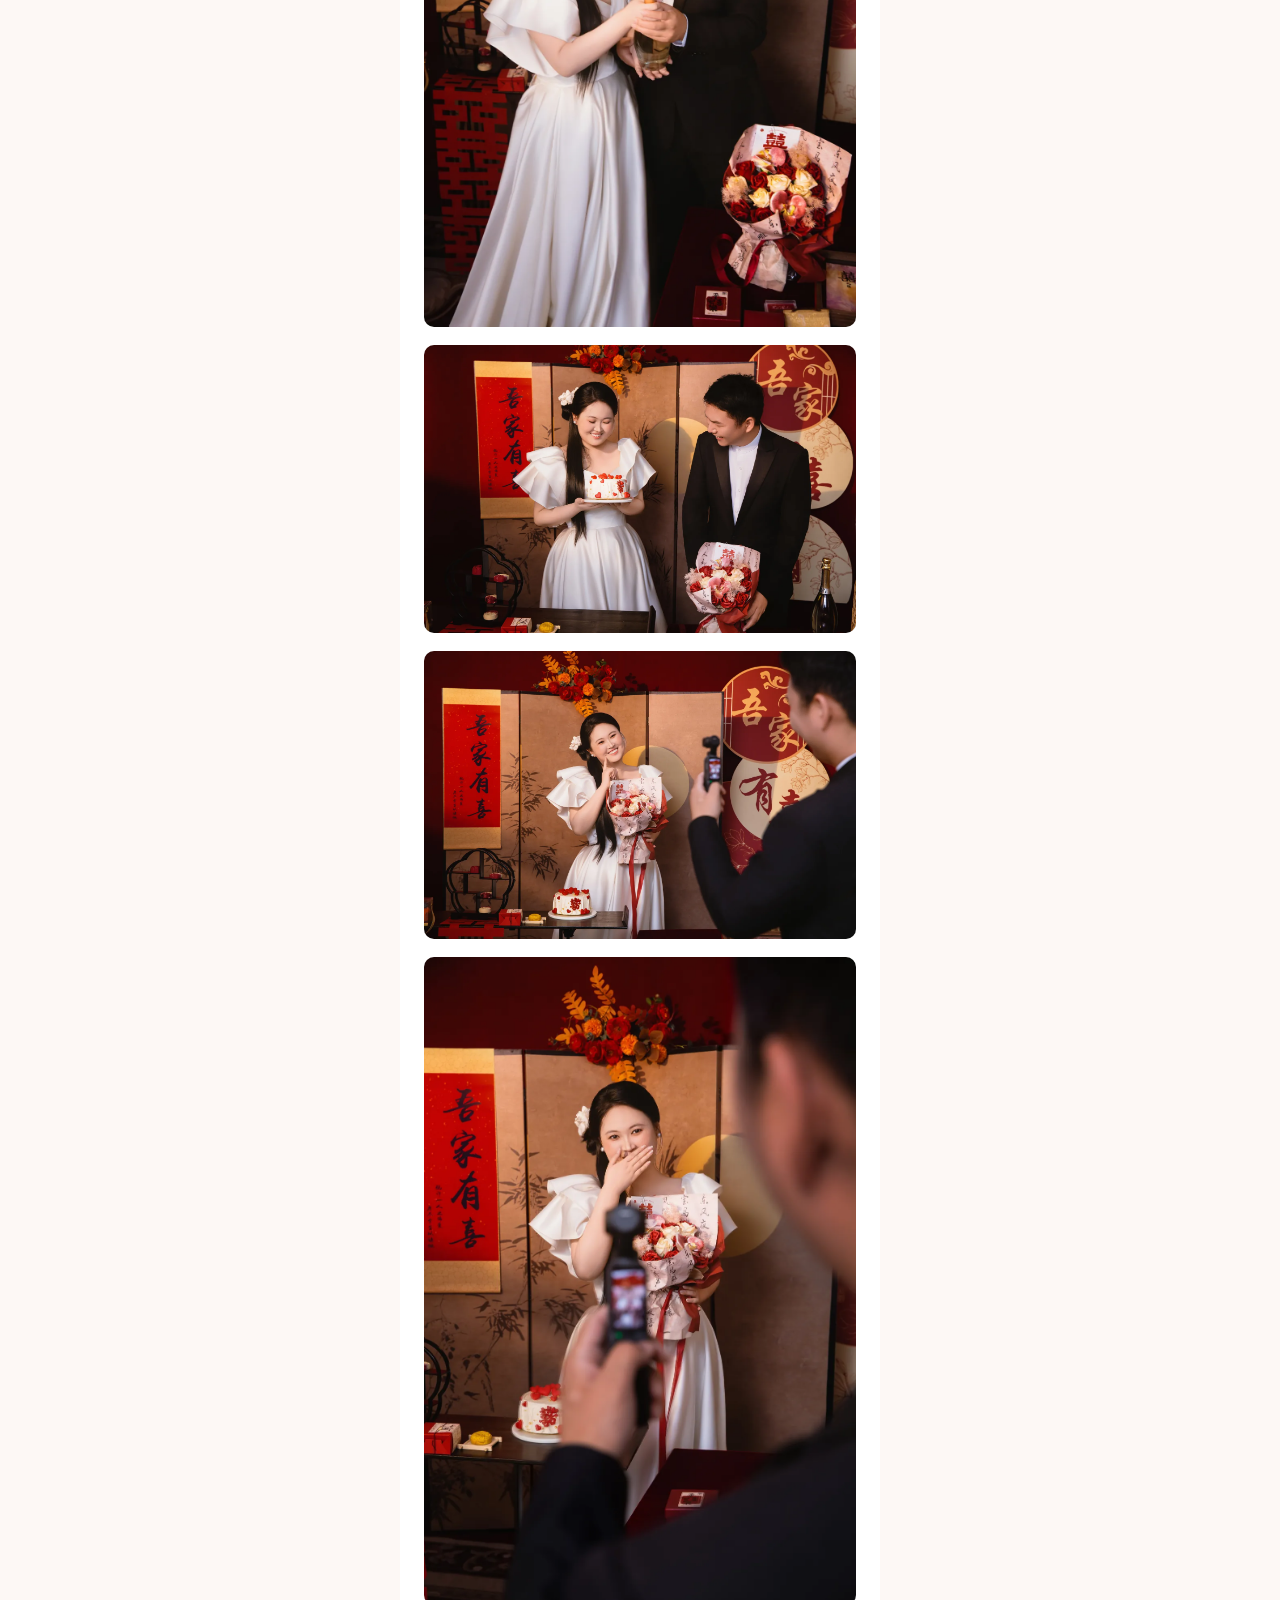
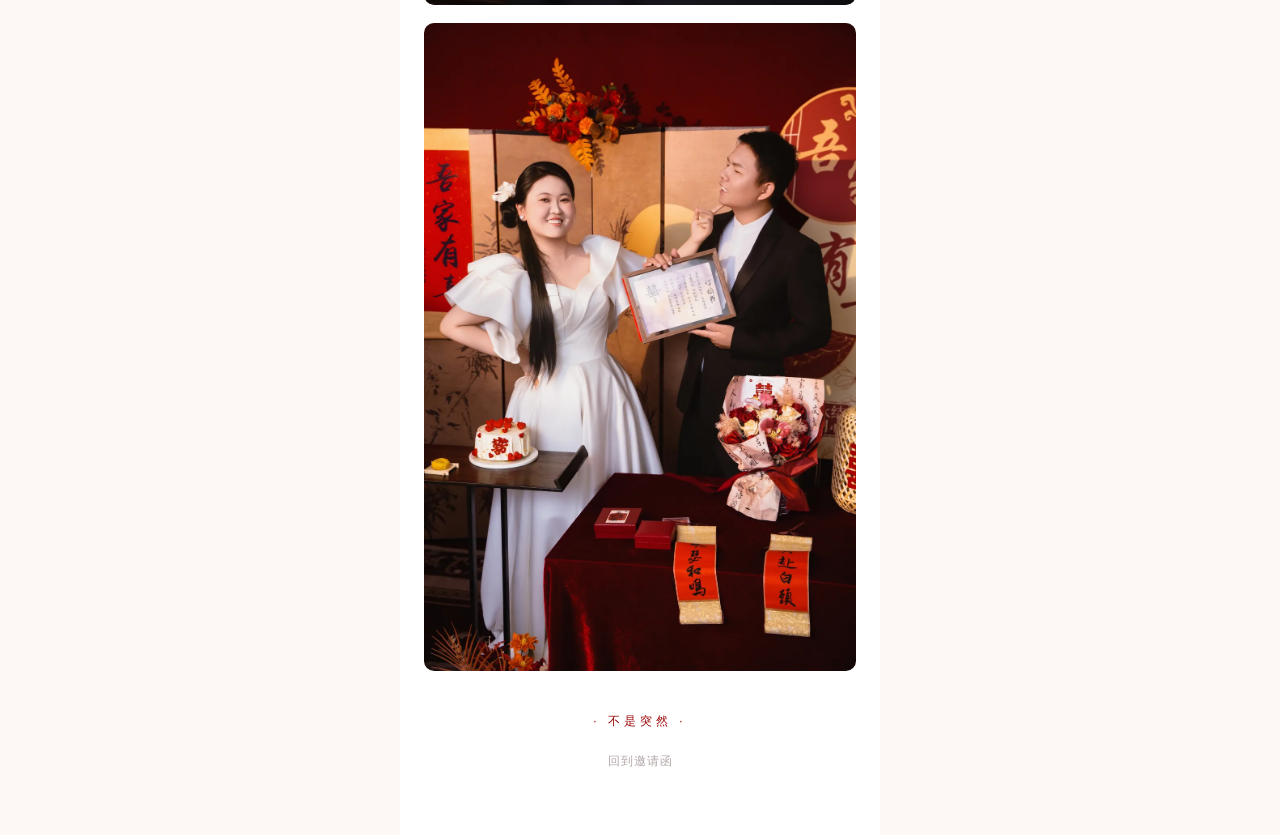
<file: extras/engagement.html>
<!DOCTYPE html>
<html lang="zh-CN">
<head>
<meta charset="UTF-8">
<meta name="viewport" content="width=device-width, initial-scale=1.0, maximum-scale=1.0, user-scalable=no">
<title>啥时候瞒着我把婚定了｜丁志斐 & 王鹤锦的婚礼</title>
<link rel="icon" href="../favicon.ico" sizes="any">
<link rel="stylesheet" href="extras.css">
</head>
<body>
<div class="page">
  <a class="back" href="../index.html">‹ 返回邀请函</a>

  <div class="kicker">THE ENGAGEMENT</div>
  <h1>啥时候瞒着我把婚定了</h1>

  <p><b style="color:#2f2f2f;">9 月 12 日哦！</b></p>

  <!-- <h2>订婚照片<span>PHOTOS</span></h2> -->
  <img class="photo" src="../assets/custom/engage1.webp" alt="订婚照片" loading="lazy">
  <img class="photo" src="../assets/custom/engage2.webp" alt="订婚照片" loading="lazy">
  <img class="photo" src="../assets/custom/engage3.webp" alt="订婚照片" loading="lazy">
  <img class="photo" src="../assets/custom/engage4.webp" alt="订婚照片" loading="lazy">
  <img class="photo" src="../assets/custom/engage5.webp" alt="订婚照片" loading="lazy">
  <img class="photo" src="../assets/custom/engage6.webp" alt="订婚照片" loading="lazy">
  <img class="photo" src="../assets/custom/engage7.webp" alt="订婚照片" loading="lazy">
  <img class="photo" src="../assets/custom/engage8.webp" alt="订婚照片" loading="lazy">
  <img class="photo" src="../assets/custom/engage9.webp" alt="订婚照片" loading="lazy">

  <div class="footer">
    <div class="end-mark">· 不是突然 ·</div>
    <a href="../index.html">回到邀请函</a>
  </div>
</div>
</body>
</html>
</file>
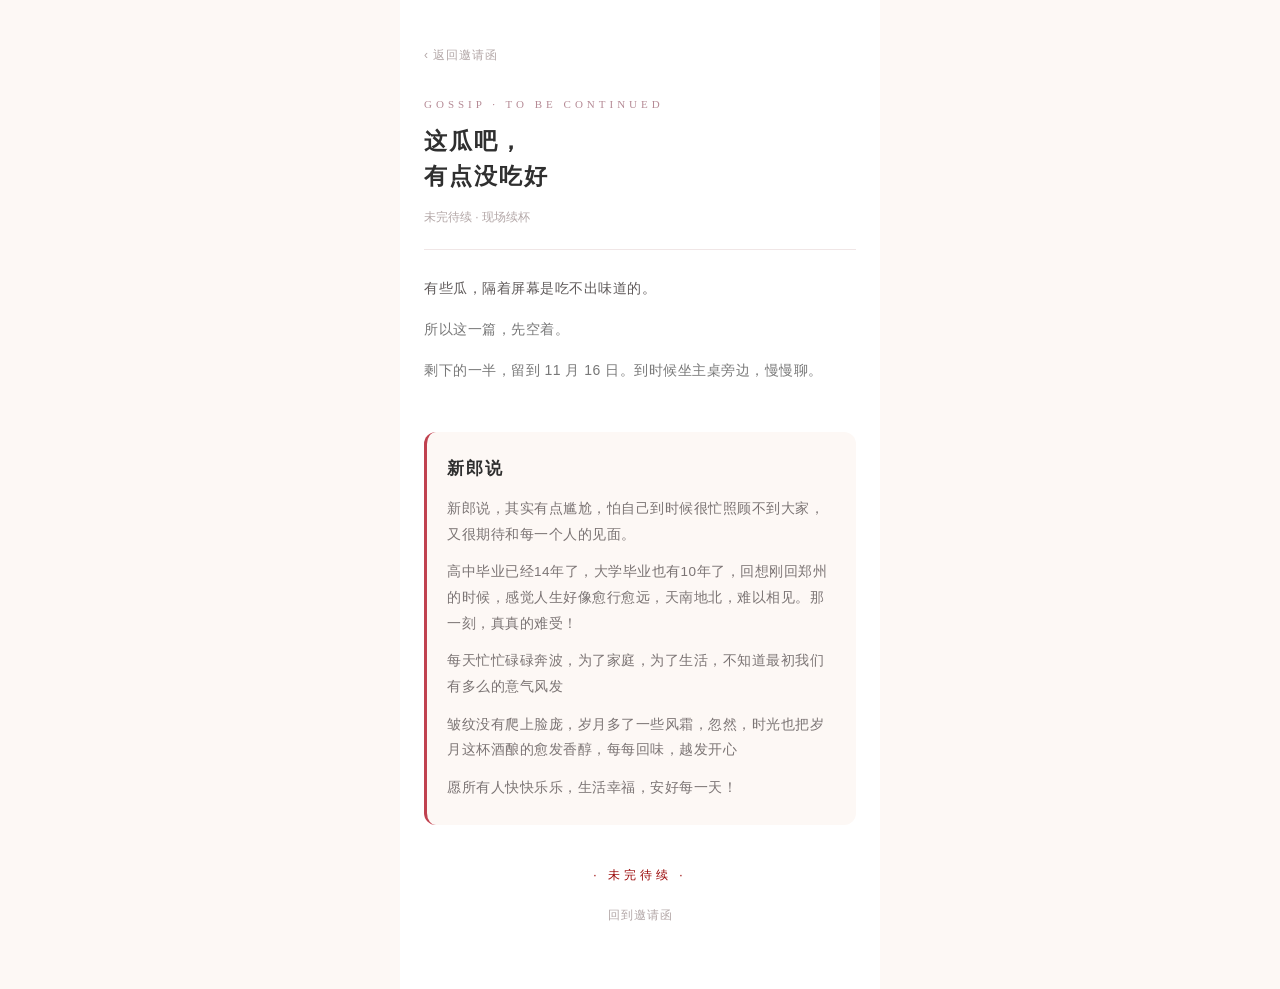
<file: extras/gossip.html>
<!DOCTYPE html>
<html lang="zh-CN">
<head>
<meta charset="UTF-8">
<meta name="viewport" content="width=device-width, initial-scale=1.0, maximum-scale=1.0, user-scalable=no">
<title>这瓜吧，有点没吃好｜丁志斐 & 王鹤锦的婚礼</title>
<link rel="icon" href="../favicon.ico" sizes="any">
<link rel="stylesheet" href="extras.css">
</head>
<body>
<div class="page">
  <a class="back" href="../index.html">‹ 返回邀请函</a>

  <div class="kicker">GOSSIP · TO BE CONTINUED</div>
  <h1>这瓜吧，<br>有点没吃好</h1>
  <div class="meta">未完待续 · 现场续杯</div>

  <p class="lead">有些瓜，隔着屏幕是吃不出味道的。</p>
  <p>所以这一篇，先空着。</p>
  <p>剩下的一半，留到 11 月 16 日。到时候坐主桌旁边，慢慢聊。</p>

  <div class="note">
    <div class="note-title">新郎说</div>
    <p>新郎说，其实有点尴尬，怕自己到时候很忙照顾不到大家，又很期待和每一个人的见面。</p>
    <p>高中毕业已经14年了，大学毕业也有10年了，回想刚回郑州的时候，感觉人生好像愈行愈远，天南地北，难以相见。那一刻，真真的难受！</p>
    <p>每天忙忙碌碌奔波，为了家庭，为了生活，不知道最初我们有多么的意气风发</p>
    <p>皱纹没有爬上脸庞，岁月多了一些风霜，忽然，时光也把岁月这杯酒酿的愈发香醇，每每回味，越发开心</p>
    <p>愿所有人快快乐乐，生活幸福，安好每一天！</p>
  </div>
  <div class="footer">
    <div class="end-mark">· 未完待续 ·</div>
    <a href="../index.html">回到邀请函</a>
  </div>
</div>
</body>
</html>
</file>
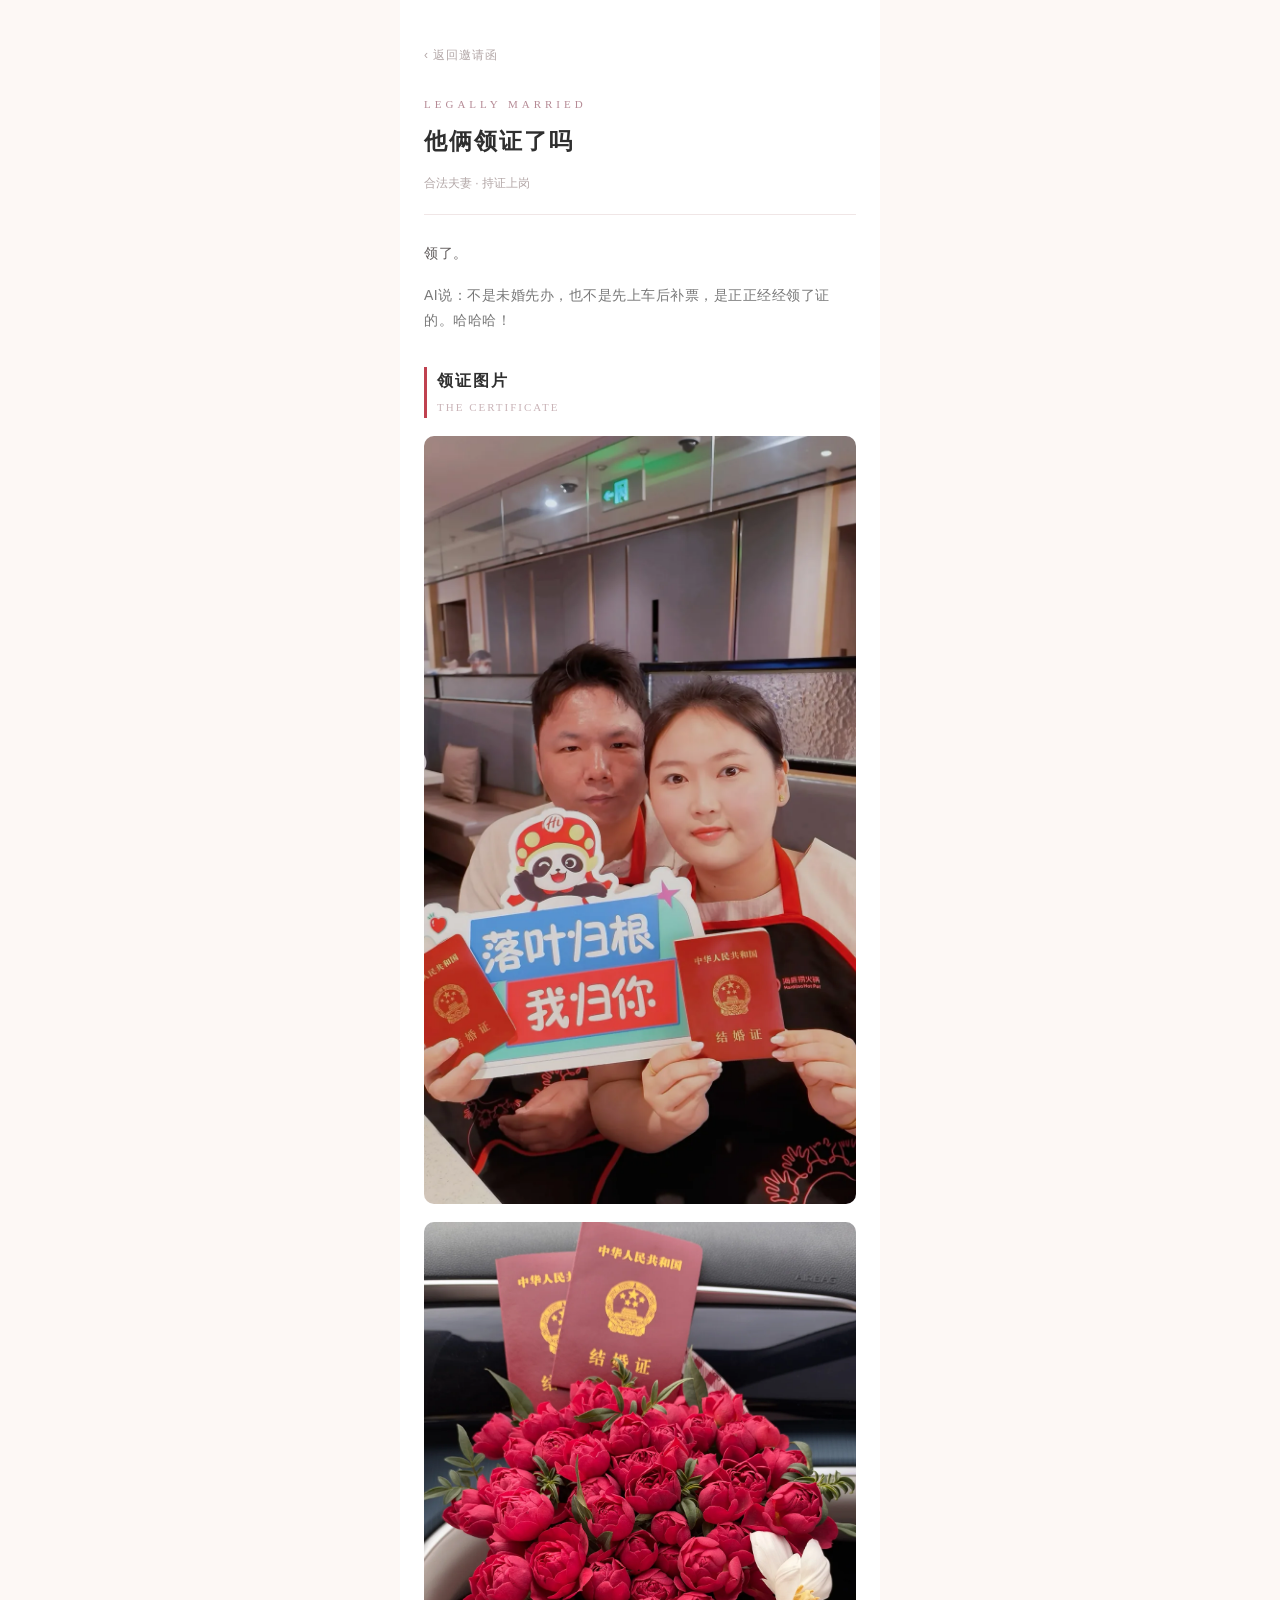
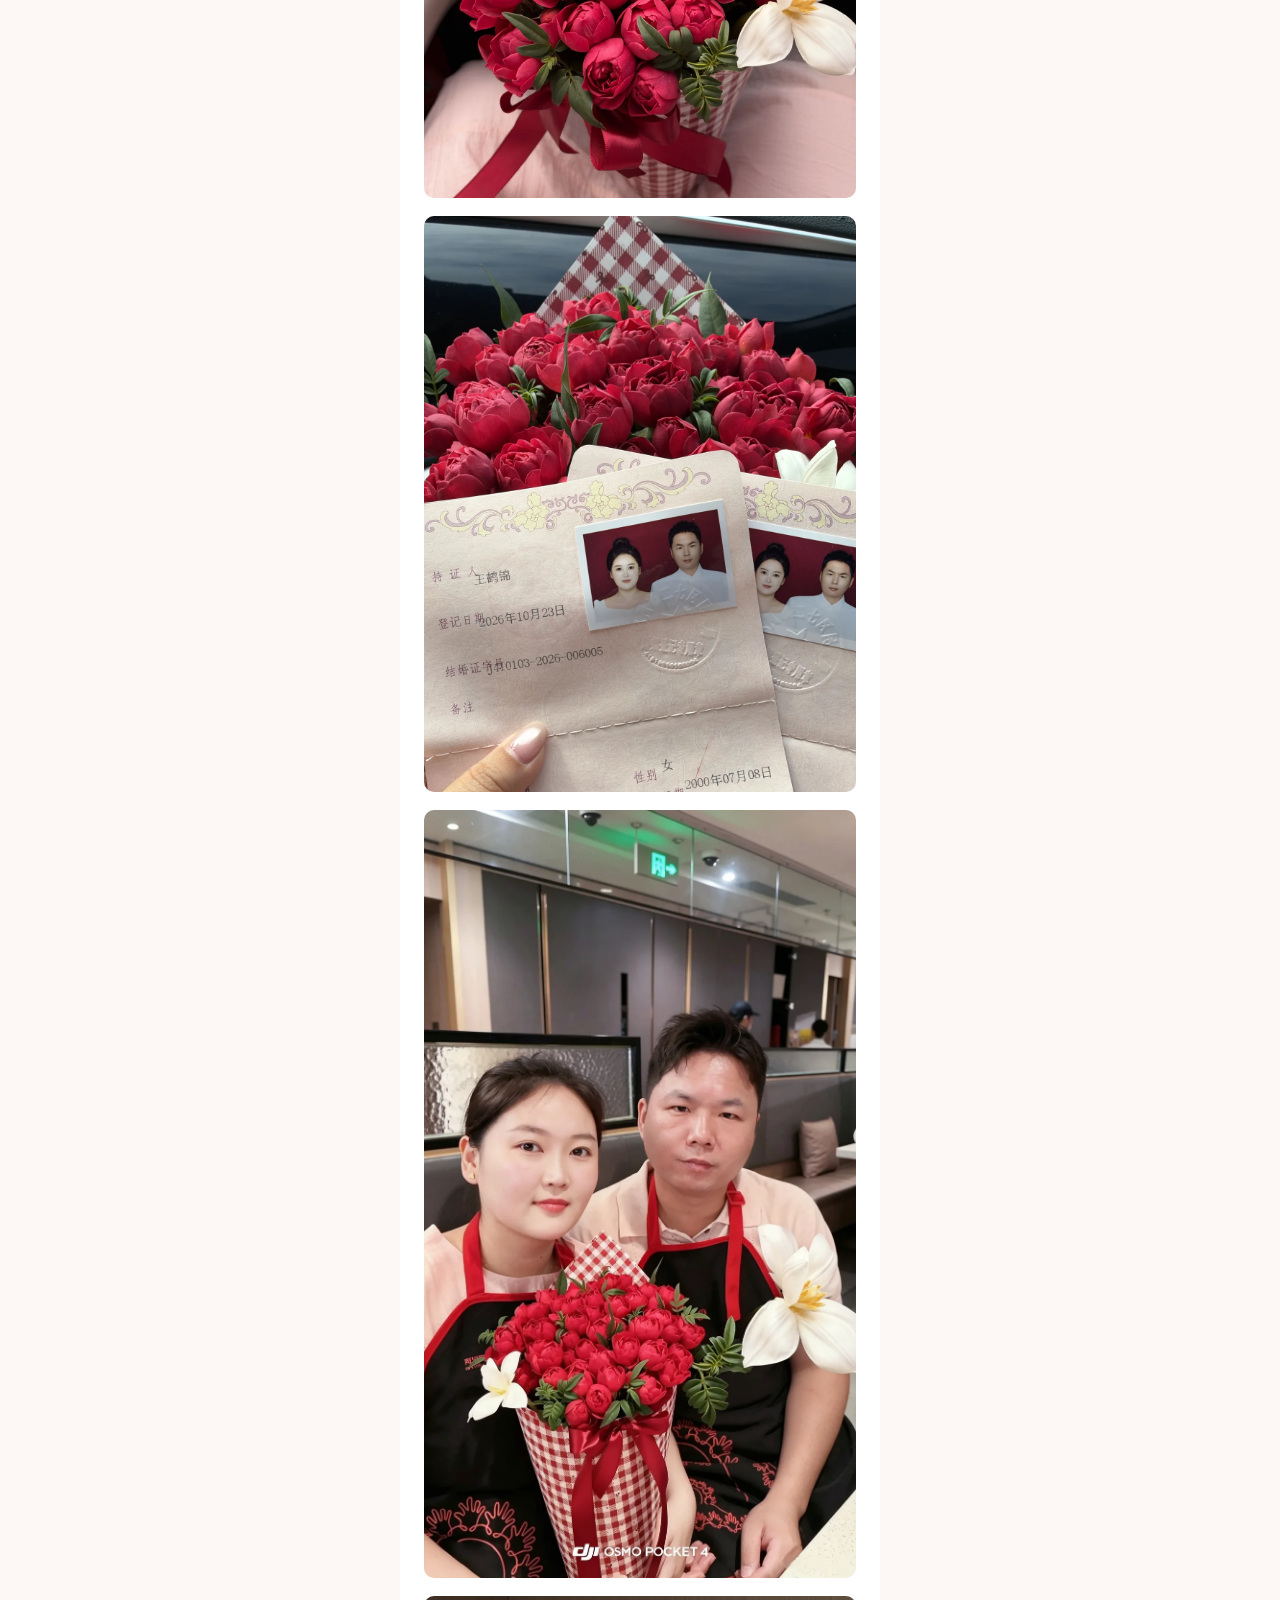
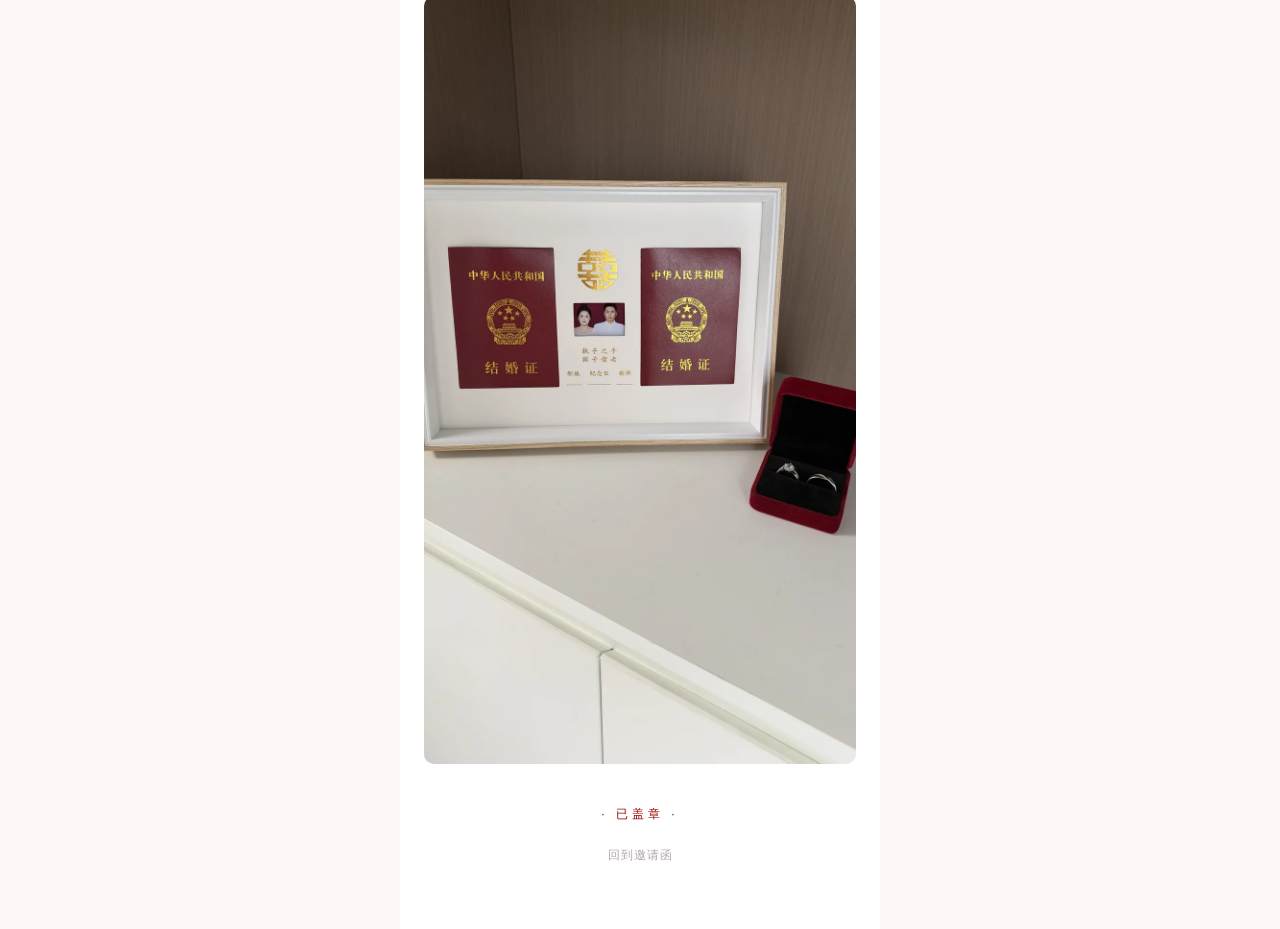
<file: extras/marriage.html>
<!DOCTYPE html>
<html lang="zh-CN">
<head>
<meta charset="UTF-8">
<meta name="viewport" content="width=device-width, initial-scale=1.0, maximum-scale=1.0, user-scalable=no">
<title>他俩领证了吗｜丁志斐 & 王鹤锦的婚礼</title>
<link rel="icon" href="../favicon.ico" sizes="any">
<link rel="stylesheet" href="extras.css">
</head>
<body>
<div class="page">
  <a class="back" href="../index.html">‹ 返回邀请函</a>

  <div class="kicker">LEGALLY MARRIED</div>
  <h1>他俩领证了吗</h1>
  <div class="meta">合法夫妻 · 持证上岗</div>

  <p class="lead">领了。</p>
  <p>AI说：不是未婚先办，也不是先上车后补票，是正正经经领了证的。哈哈哈！</p>

  <h2>领证图片<span>THE CERTIFICATE</span></h2>
  <img class="photo" src="../assets/marriage/license1.webp" alt="领证照片">
  <img class="photo" src="../assets/marriage/license2.webp" alt="领证照片" loading="lazy">
  <img class="photo" src="../assets/marriage/license3.webp" alt="领证照片" loading="lazy">
  <img class="photo" src="../assets/marriage/license4.webp" alt="领证照片" loading="lazy">
  <img class="photo" src="../assets/marriage/license5.webp" alt="领证照片" loading="lazy">

  <div class="footer">
    <div class="end-mark">· 已盖章 ·</div>
    <a href="../index.html">回到邀请函</a>
  </div>
</div>
</body>
</html>
</file>
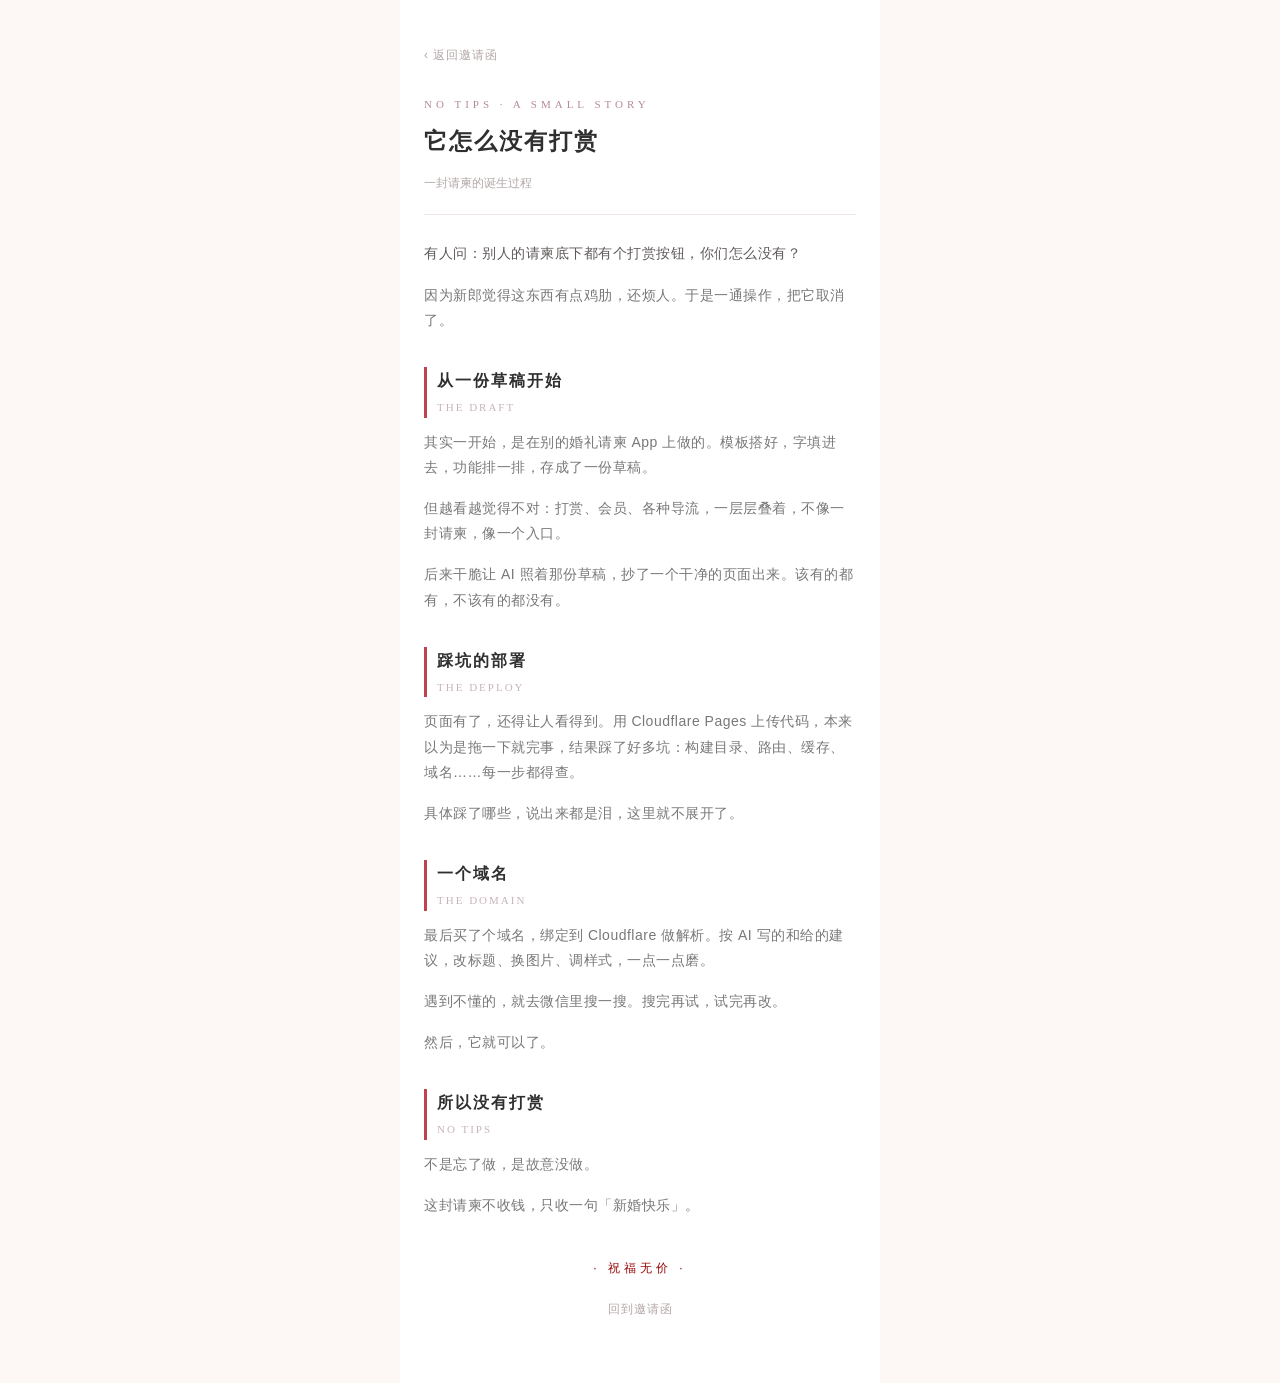
<file: extras/no-tips.html>
<!DOCTYPE html>
<html lang="zh-CN">
<head>
<meta charset="UTF-8">
<meta name="viewport" content="width=device-width, initial-scale=1.0, maximum-scale=1.0, user-scalable=no">
<title>它怎么没有打赏｜丁志斐 & 王鹤锦的婚礼</title>
<link rel="icon" href="../favicon.ico" sizes="any">
<link rel="stylesheet" href="extras.css">
</head>
<body>
<div class="page">
  <a class="back" href="../index.html">‹ 返回邀请函</a>

  <div class="kicker">NO TIPS · A SMALL STORY</div>
  <h1>它怎么没有打赏</h1>
  <div class="meta">一封请柬的诞生过程</div>

  <p class="lead">有人问：别人的请柬底下都有个打赏按钮，你们怎么没有？</p>
  <p>因为新郎觉得这东西有点鸡肋，还烦人。于是一通操作，把它取消了。</p>

  <h2>从一份草稿开始<span>THE DRAFT</span></h2>
  <p>其实一开始，是在别的婚礼请柬 App 上做的。模板搭好，字填进去，功能排一排，存成了一份草稿。</p>
  <p>但越看越觉得不对：打赏、会员、各种导流，一层层叠着，不像一封请柬，像一个入口。</p>
  <p>后来干脆让 AI 照着那份草稿，抄了一个干净的页面出来。该有的都有，不该有的都没有。</p>

  <h2>踩坑的部署<span>THE DEPLOY</span></h2>
  <p>页面有了，还得让人看得到。用 Cloudflare Pages 上传代码，本来以为是拖一下就完事，结果踩了好多坑：构建目录、路由、缓存、域名……每一步都得查。</p>
  <p>具体踩了哪些，说出来都是泪，这里就不展开了。</p>

  <h2>一个域名<span>THE DOMAIN</span></h2>
  <p>最后买了个域名，绑定到 Cloudflare 做解析。按 AI 写的和给的建议，改标题、换图片、调样式，一点一点磨。</p>
  <p>遇到不懂的，就去微信里搜一搜。搜完再试，试完再改。</p>
  <p>然后，它就可以了。</p>

  <h2>所以没有打赏<span>NO TIPS</span></h2>
  <p>不是忘了做，是故意没做。</p>
  <p>这封请柬不收钱，只收一句「新婚快乐」。</p>

  <div class="footer">
    <div class="end-mark">· 祝福无价 ·</div>
    <a href="../index.html">回到邀请函</a>
  </div>
</div>
</body>
</html>
</file>
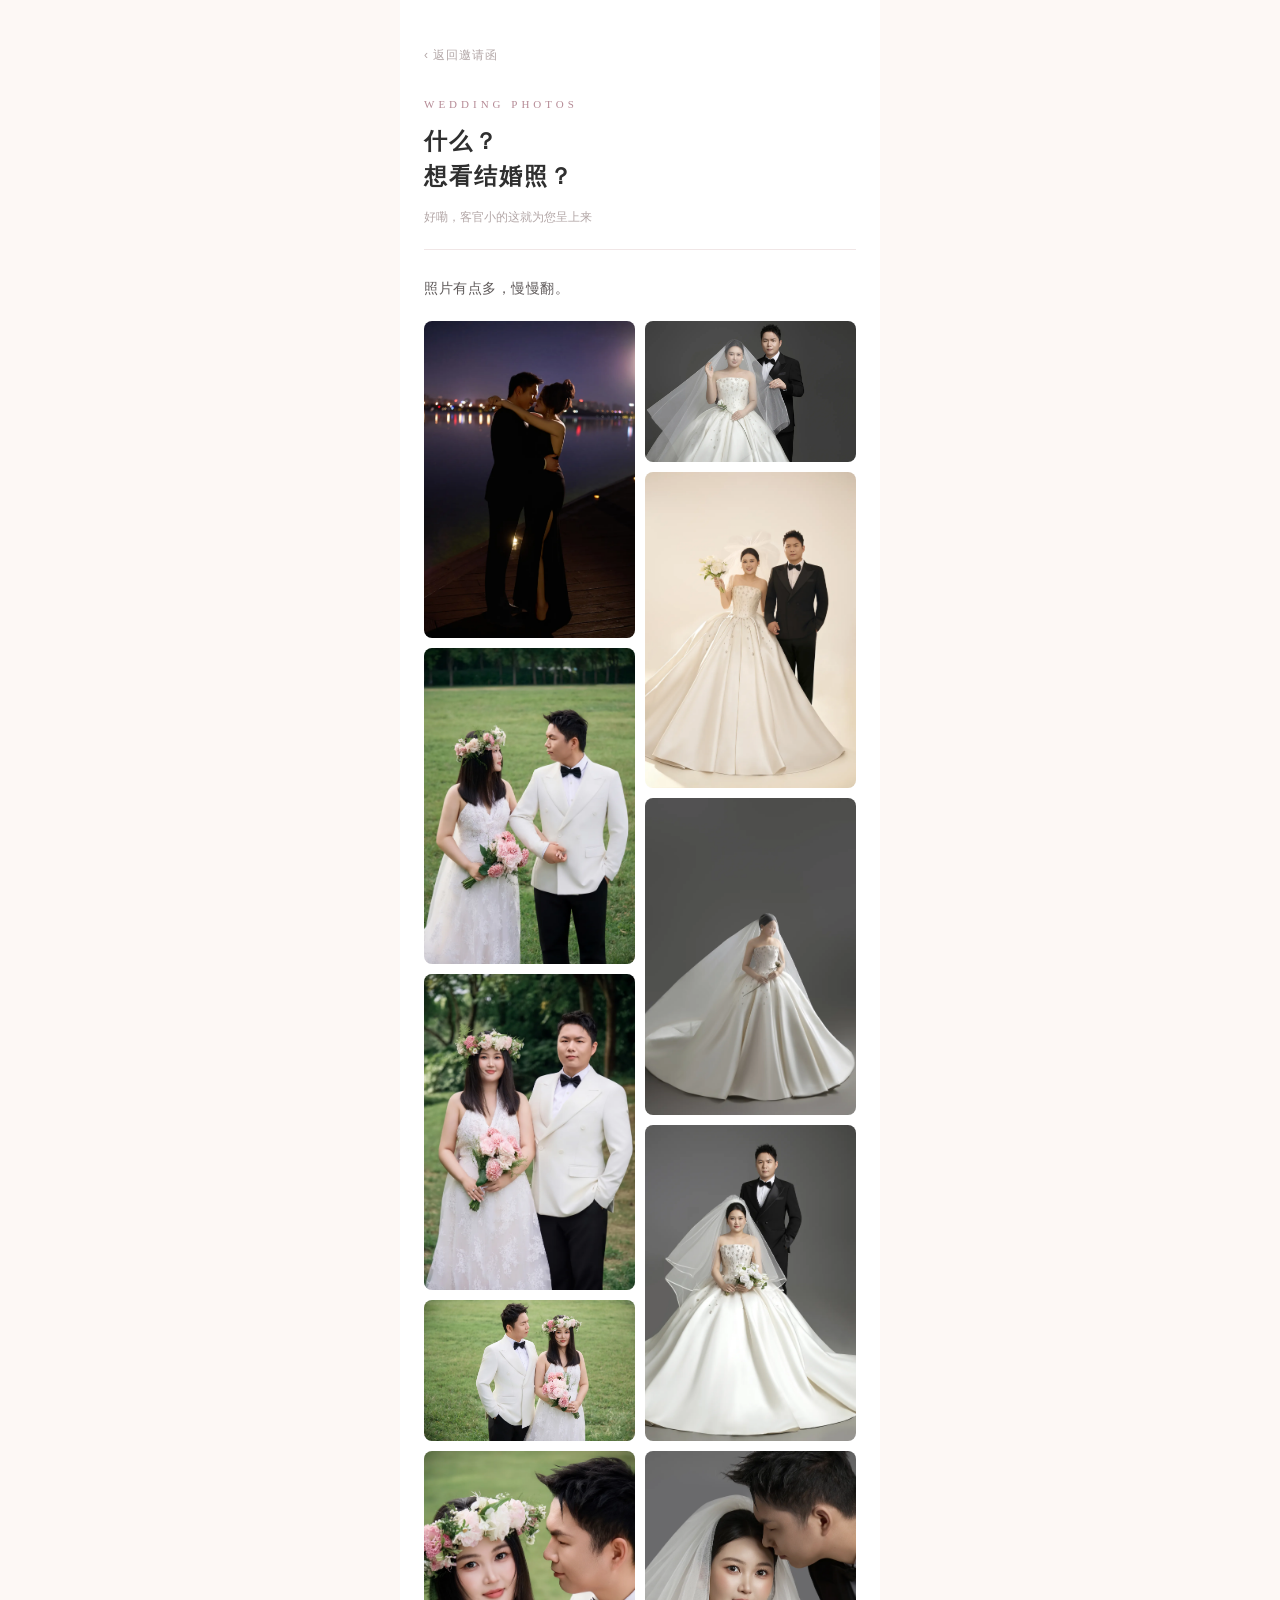
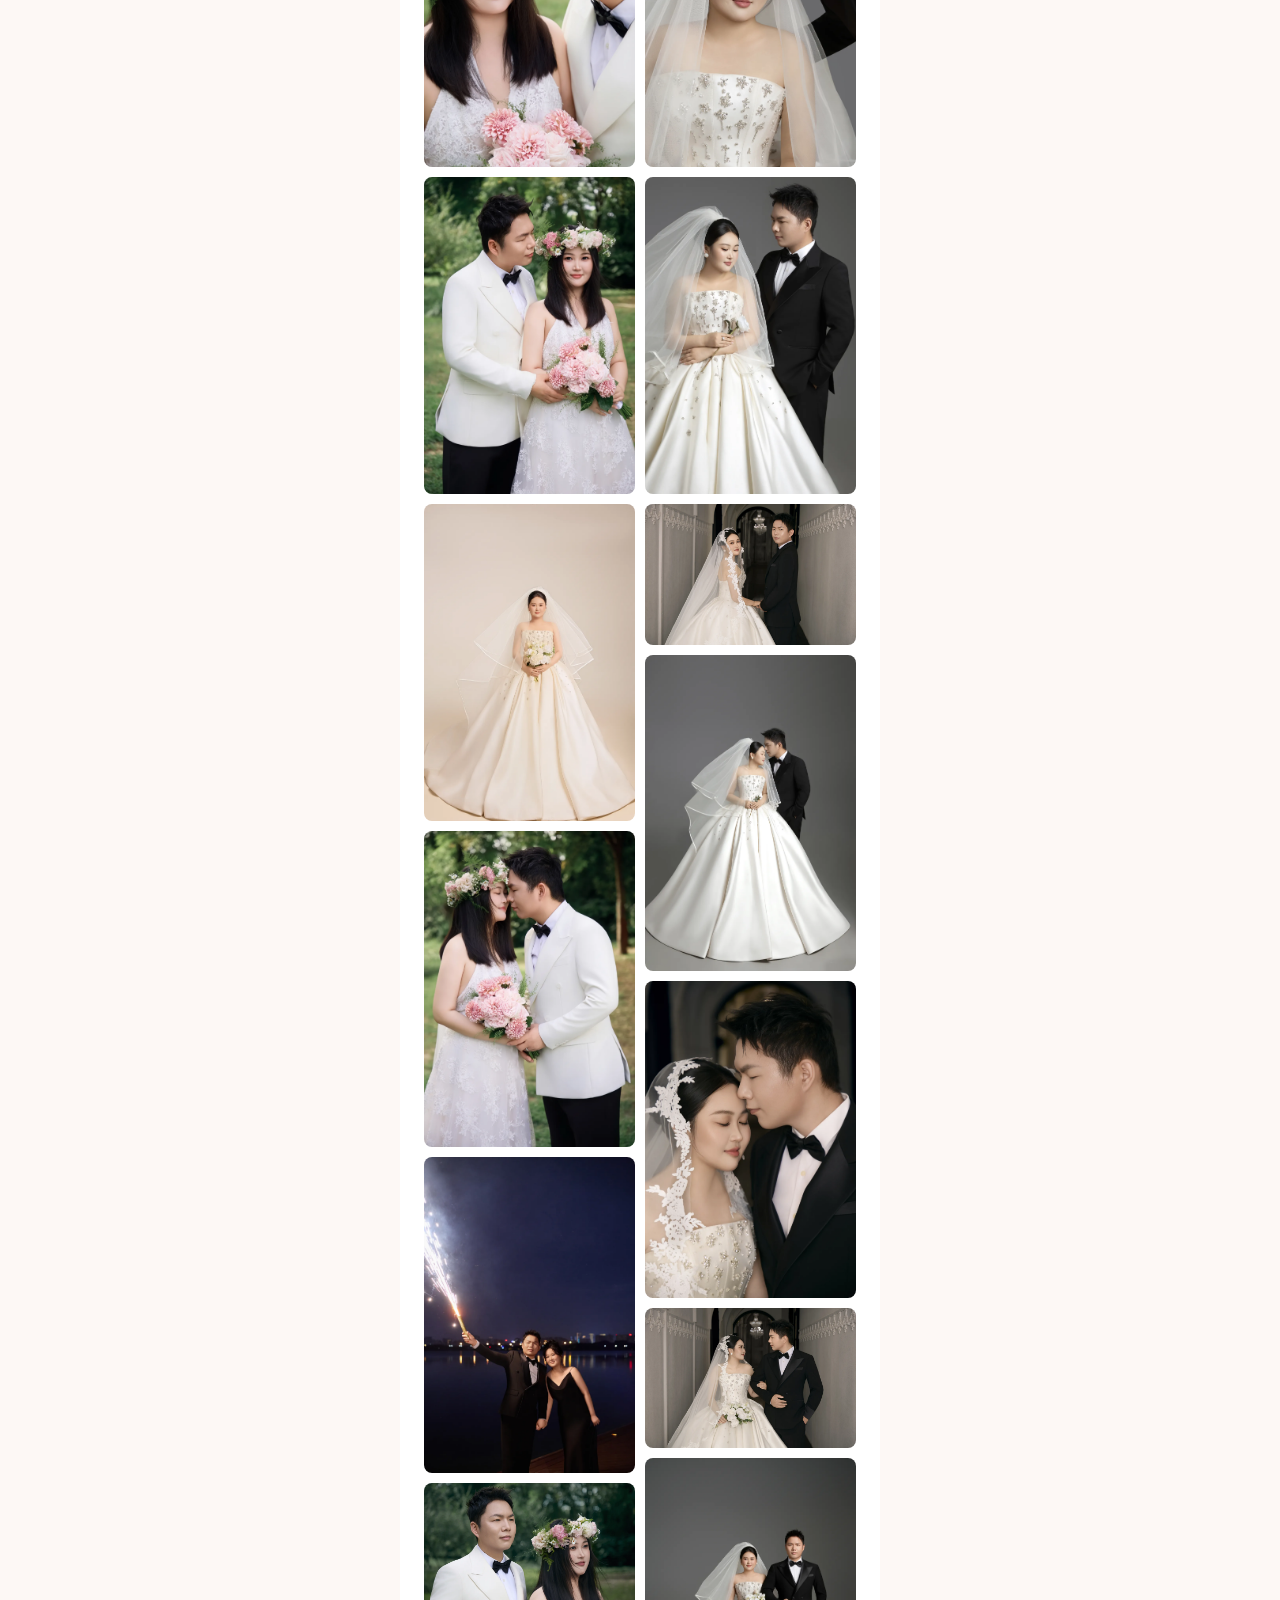
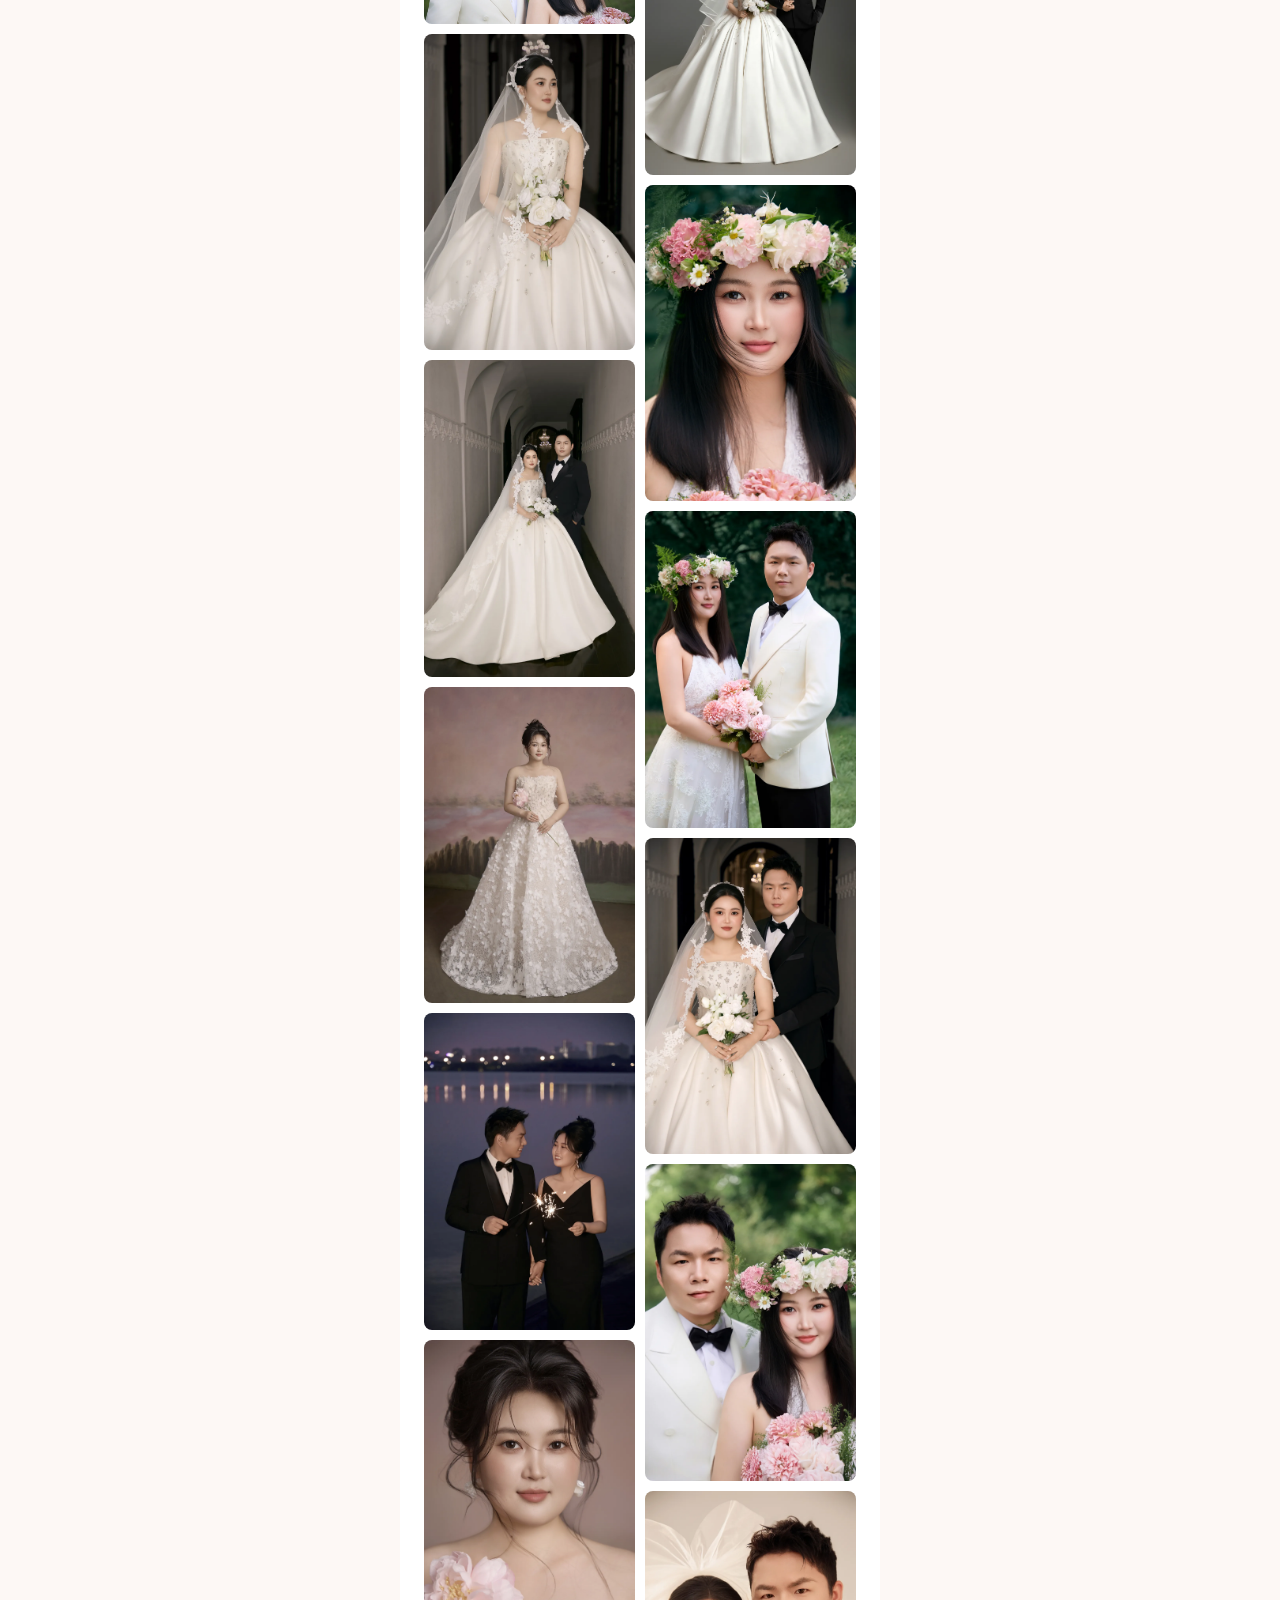
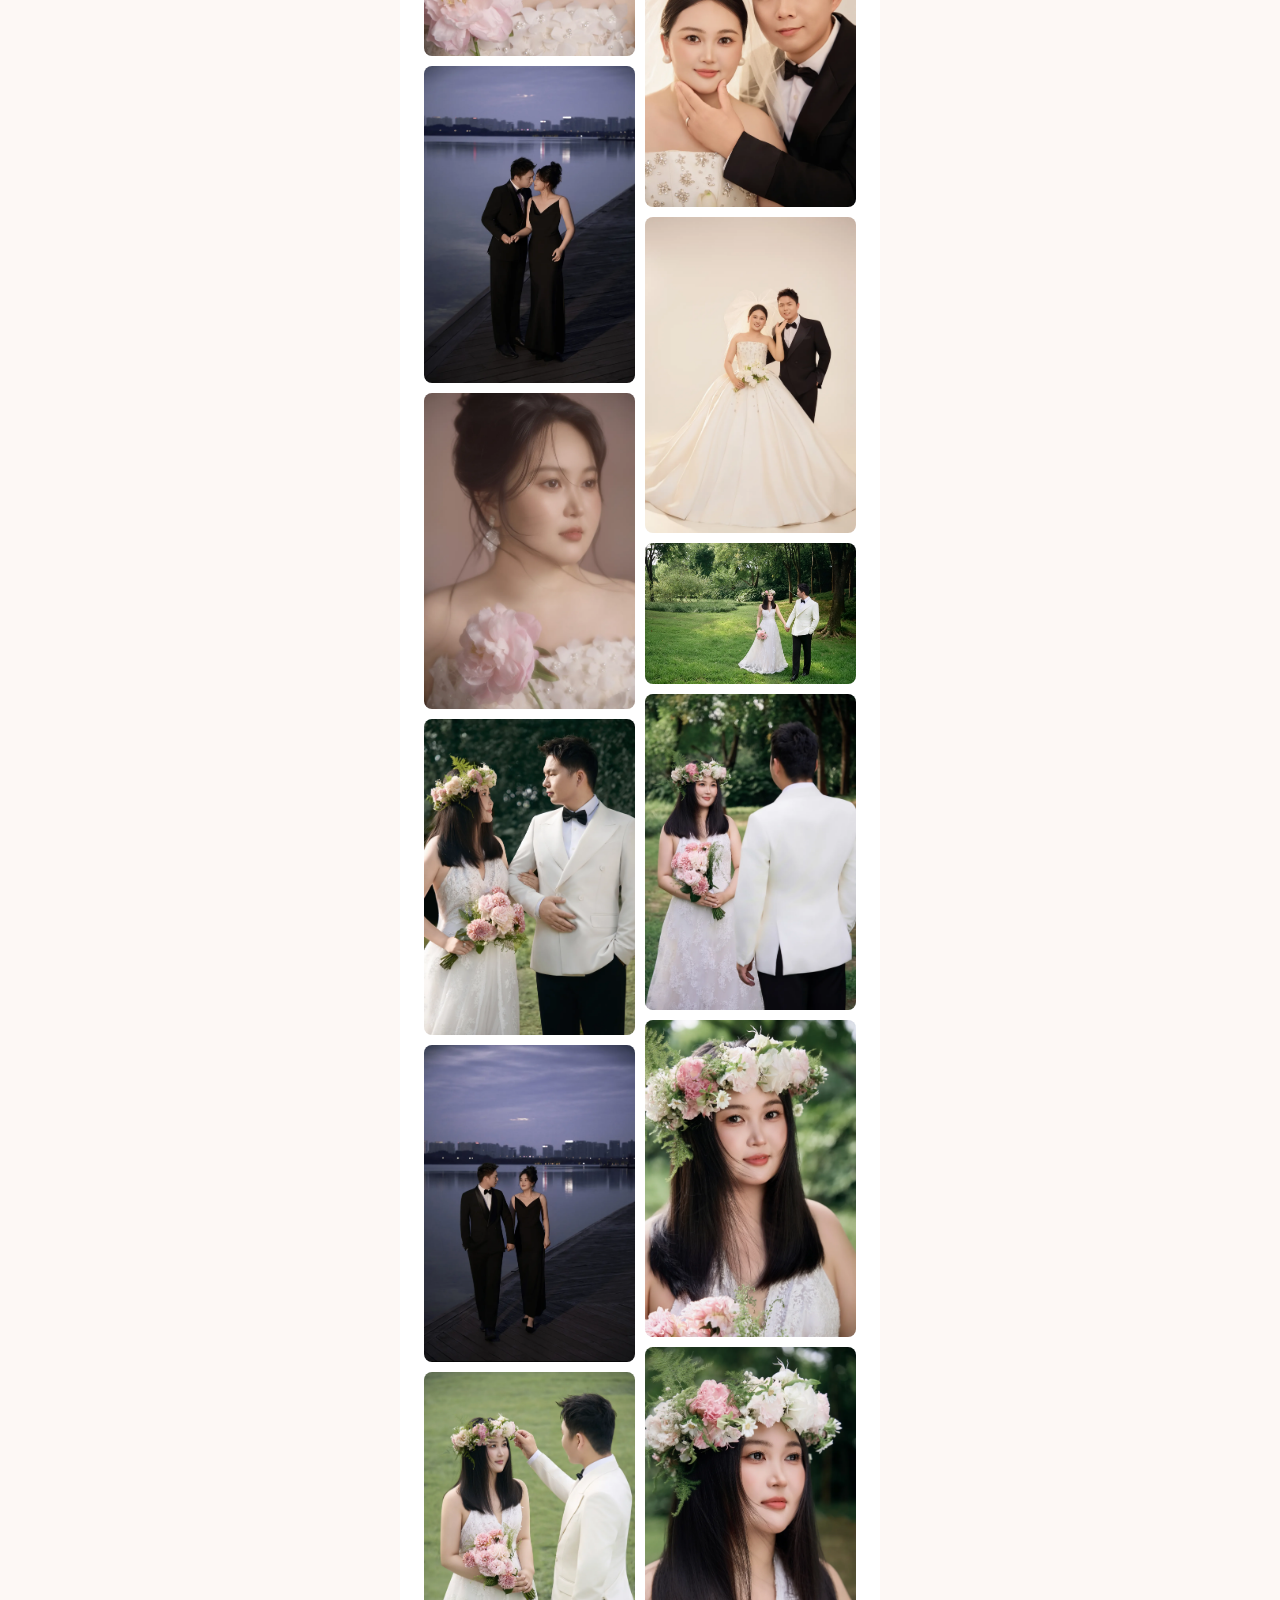
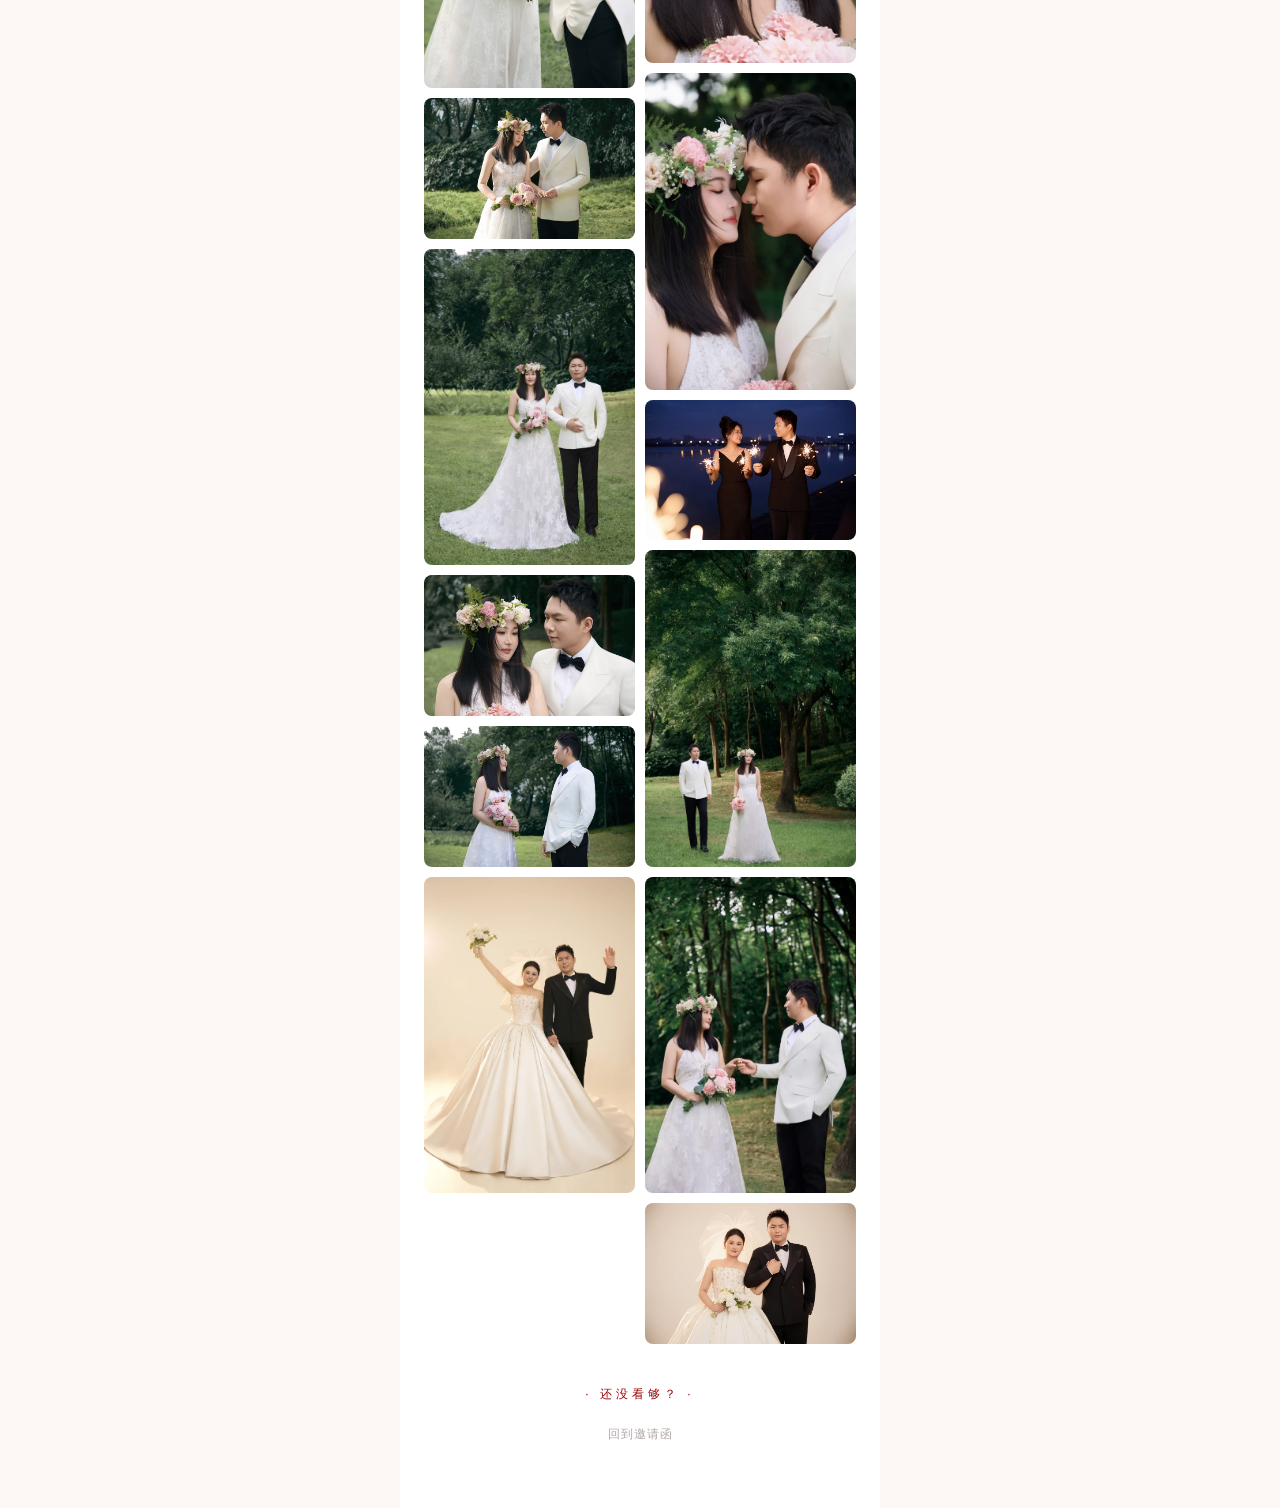
<file: extras/photos.html>
<!DOCTYPE html>
<html lang="zh-CN">
<head>
<meta charset="UTF-8">
<meta name="viewport" content="width=device-width, initial-scale=1.0, maximum-scale=1.0, user-scalable=no">
<title>什么？想看结婚照？｜丁志斐 & 王鹤锦的婚礼</title>
<link rel="icon" href="../favicon.ico" sizes="any">
<link rel="stylesheet" href="extras.css">
</head>
<body>
<div class="page">
  <a class="back" href="../index.html">‹ 返回邀请函</a>

  <div class="kicker">WEDDING PHOTOS</div>
  <h1>什么？<br>想看结婚照？</h1>
  <div class="meta">好嘞，客官小的这就为您呈上来</div>

  <p class="lead">照片有点多，慢慢翻。</p>

  <div class="photo-wall">
    <img src="../assets/photo/wed1.webp" alt="结婚照">
    <img src="../assets/photo/wed2.webp" alt="结婚照">
    <img src="../assets/photo/wed3.webp" alt="结婚照">
    <img src="../assets/photo/wed4.webp" alt="结婚照">
    <img src="../assets/photo/wed5.webp" alt="结婚照" loading="lazy">
    <img src="../assets/photo/wed6.webp" alt="结婚照" loading="lazy">
    <img src="../assets/photo/wed7.webp" alt="结婚照" loading="lazy">
    <img src="../assets/photo/wed8.webp" alt="结婚照" loading="lazy">
    <img src="../assets/photo/wed9.webp" alt="结婚照" loading="lazy">
    <img src="../assets/photo/wed10.webp" alt="结婚照" loading="lazy">
    <img src="../assets/photo/wed11.webp" alt="结婚照" loading="lazy">
    <img src="../assets/photo/wed12.webp" alt="结婚照" loading="lazy">
    <img src="../assets/photo/wed13.webp" alt="结婚照" loading="lazy">
    <img src="../assets/photo/wed14.webp" alt="结婚照" loading="lazy">
    <img src="../assets/photo/wed15.webp" alt="结婚照" loading="lazy">
    <img src="../assets/photo/wed16.webp" alt="结婚照" loading="lazy">
    <img src="../assets/photo/wed17.webp" alt="结婚照" loading="lazy">
    <img src="../assets/photo/wed18.webp" alt="结婚照" loading="lazy">
    <img src="../assets/photo/wed19.webp" alt="结婚照" loading="lazy">
    <img src="../assets/photo/wed20.webp" alt="结婚照" loading="lazy">
    <img src="../assets/photo/wed21.webp" alt="结婚照" loading="lazy">
    <img src="../assets/photo/wed22.webp" alt="结婚照" loading="lazy">
    <img src="../assets/photo/wed23.webp" alt="结婚照" loading="lazy">
    <img src="../assets/photo/wed24.webp" alt="结婚照" loading="lazy">
    <img src="../assets/photo/wed25.webp" alt="结婚照" loading="lazy">
    <img src="../assets/photo/wed26.webp" alt="结婚照" loading="lazy">
    <img src="../assets/photo/wed27.webp" alt="结婚照" loading="lazy">
    <img src="../assets/photo/wed28.webp" alt="结婚照" loading="lazy">
    <img src="../assets/photo/wed29.webp" alt="结婚照" loading="lazy">
    <img src="../assets/photo/wed30.webp" alt="结婚照" loading="lazy">
    <img src="../assets/photo/wed31.webp" alt="结婚照" loading="lazy">
    <img src="../assets/photo/wed32.webp" alt="结婚照" loading="lazy">
    <img src="../assets/photo/wed33.webp" alt="结婚照" loading="lazy">
    <img src="../assets/photo/wed34.webp" alt="结婚照" loading="lazy">
    <img src="../assets/photo/wed35.webp" alt="结婚照" loading="lazy">
    <img src="../assets/photo/wed36.webp" alt="结婚照" loading="lazy">
    <img src="../assets/photo/wed37.webp" alt="结婚照" loading="lazy">
    <img src="../assets/photo/wed38.webp" alt="结婚照" loading="lazy">
    <img src="../assets/photo/wed39.webp" alt="结婚照" loading="lazy">
    <img src="../assets/photo/wed40.webp" alt="结婚照" loading="lazy">
    <img src="../assets/photo/wed41.webp" alt="结婚照" loading="lazy">
    <img src="../assets/photo/wed42.webp" alt="结婚照" loading="lazy">
    <img src="../assets/photo/wed43.webp" alt="结婚照" loading="lazy">
    <img src="../assets/photo/wed44.webp" alt="结婚照" loading="lazy">
    <img src="../assets/photo/wed45.webp" alt="结婚照" loading="lazy">
    <img src="../assets/photo/wed46.webp" alt="结婚照" loading="lazy">
    <img src="../assets/photo/wed47.webp" alt="结婚照" loading="lazy">
    <img src="../assets/photo/wed48.webp" alt="结婚照" loading="lazy">
    <img src="../assets/photo/wed49.webp" alt="结婚照" loading="lazy">
    <img src="../assets/photo/wed50.webp" alt="结婚照" loading="lazy">
    <img src="../assets/photo/wed51.webp" alt="结婚照" loading="lazy">
  </div>

  <div class="footer">
    <div class="end-mark">· 还没看够？ ·</div>
    <a href="../index.html">回到邀请函</a>
  </div>
</div>
</body>
</html>
</file>
<file: extras/extras.css>
* { margin: 0; padding: 0; box-sizing: border-box; }

body {
  font-family: "PingFang SC", "Microsoft YaHei", sans-serif;
  background: #fdf8f5;
  color: #3a3a3a;
  line-height: 1.8;
  -webkit-font-smoothing: antialiased;
}

.page {
  max-width: 480px;
  margin: 0 auto;
  background: #fff;
  min-height: 100vh;
  padding: 40px 24px 60px;
}

.back {
  display: inline-block;
  font-size: 12px;
  color: #b3a7a7;
  text-decoration: none;
  letter-spacing: 1px;
  margin-bottom: 28px;
}

.kicker {
  font-family: Georgia, serif;
  font-size: 11px;
  letter-spacing: 4px;
  color: #b58a95;
  margin-bottom: 10px;
}

h1 {
  font-size: 23px;
  font-weight: 600;
  color: #2f2f2f;
  letter-spacing: 2px;
  line-height: 1.5;
  margin-bottom: 14px;
}

.meta {
  font-size: 12px;
  color: #b3a7a7;
  padding-bottom: 20px;
  border-bottom: 1px solid #f0e6e6;
  margin-bottom: 26px;
}

p {
  font-size: 14px;
  color: #787878;
  letter-spacing: 0.5px;
  margin-bottom: 16px;
}

.lead { color: #5f5a5a; }

h2 {
  font-size: 16px;
  font-weight: 600;
  color: #2f2f2f;
  letter-spacing: 2px;
  margin: 34px 0 12px;
  padding-left: 10px;
  border-left: 3px solid #c0414f;
}

h2 span {
  display: block;
  font-family: Georgia, serif;
  font-size: 11px;
  font-weight: 400;
  letter-spacing: 2px;
  color: #c9b3b7;
  margin-top: 2px;
}

h3 {
  font-size: 14px;
  font-weight: 600;
  color: #2f2f2f;
  letter-spacing: 1px;
  margin: 24px 0 8px;
}

.photo {
  width: 100%;
  border-radius: 10px;
  display: block;
  margin: 18px 0 10px;
}

.caption {
  font-size: 11px;
  color: #b3a7a7;
  text-align: center;
  margin-bottom: 20px;
  letter-spacing: 0.5px;
}

ul { list-style: none; margin-bottom: 16px; }

li {
  position: relative;
  font-size: 14px;
  color: #787878;
  padding-left: 16px;
  margin-bottom: 10px;
  letter-spacing: 0.5px;
}

li::before {
  content: '·';
  position: absolute;
  left: 2px;
  color: #c0414f;
  font-weight: 700;
}

li b { color: #2f2f2f; font-weight: 600; }

.card {
  padding: 16px 18px;
  background: #fdf8f5;
  border-radius: 10px;
  margin-bottom: 12px;
}

.card .name {
  font-size: 14px;
  color: #2f2f2f;
  font-weight: 600;
  letter-spacing: 1px;
  margin-bottom: 4px;
}

.card .name em {
  font-style: normal;
  font-size: 11px;
  color: #b58a95;
  font-weight: 400;
  margin-left: 6px;
}

.card p { font-size: 13px; color: #8a8282; line-height: 1.8; margin: 0; }

.phone-list { margin: 20px 0 26px; }

.phone {
  display: flex;
  align-items: center;
  justify-content: space-between;
  padding: 14px 18px;
  background: #fdf8f5;
  border-radius: 10px;
  margin-bottom: 10px;
  text-decoration: none;
}

.phone .who { font-size: 13px; color: #8a8282; letter-spacing: 1px; }
.phone .num { font-family: Georgia, serif; font-size: 16px; color: #a8202f; letter-spacing: 1px; }

.tips {
  border-top: 1px solid #f0e6e6;
  border-bottom: 1px solid #f0e6e6;
  padding: 20px 0;
  margin: 28px 0;
}

.tips p { font-size: 13px; margin-bottom: 10px; }
.tips p:last-child { margin-bottom: 0; }

.photo-grid {
  display: grid;
  grid-template-columns: repeat(2, 1fr);
  gap: 10px;
  margin: 20px 0;
}

.photo-grid img {
  width: 100%;
  aspect-ratio: 3 / 4;
  object-fit: cover;
  border-radius: 8px;
  display: block;
}

.photo-wall {
  column-count: 2;
  column-gap: 10px;
  margin: 20px 0;
}

.photo-wall img {
  width: 100%;
  border-radius: 8px;
  display: block;
  margin-bottom: 10px;
  break-inside: avoid;
}

.note {
  margin-top: 48px;
  padding: 22px 20px 24px;
  background: #fdf8f5;
  border-left: 3px solid #c0414f;
  border-radius: 12px;
}

.note-title {
  font-size: 17px;
  font-weight: 600;
  color: #2f2f2f;
  letter-spacing: 2px;
  margin-bottom: 12px;
}

.note p {
  font-size: 13.5px;
  color: #7b7474;
  line-height: 1.9;
  margin-bottom: 12px;
}

.note p:last-child { margin-bottom: 0; }

.placeholder {
  border: 1px dashed #e0d0d0;
  border-radius: 10px;
  padding: 46px 16px;
  text-align: center;
  font-size: 12px;
  color: #b3a7a7;
  letter-spacing: 1px;
  margin: 18px 0;
}

.footer { text-align: center; margin-top: 40px; }

.footer .end-mark {
  font-size: 12px;
  color: #990505;
  letter-spacing: 4px;
  margin-bottom: 14px;
}

.footer a {
  display: inline-block;
  font-size: 12px;
  color: #b3a7a7;
  letter-spacing: 1px;
  text-decoration: none;
}
</file>
